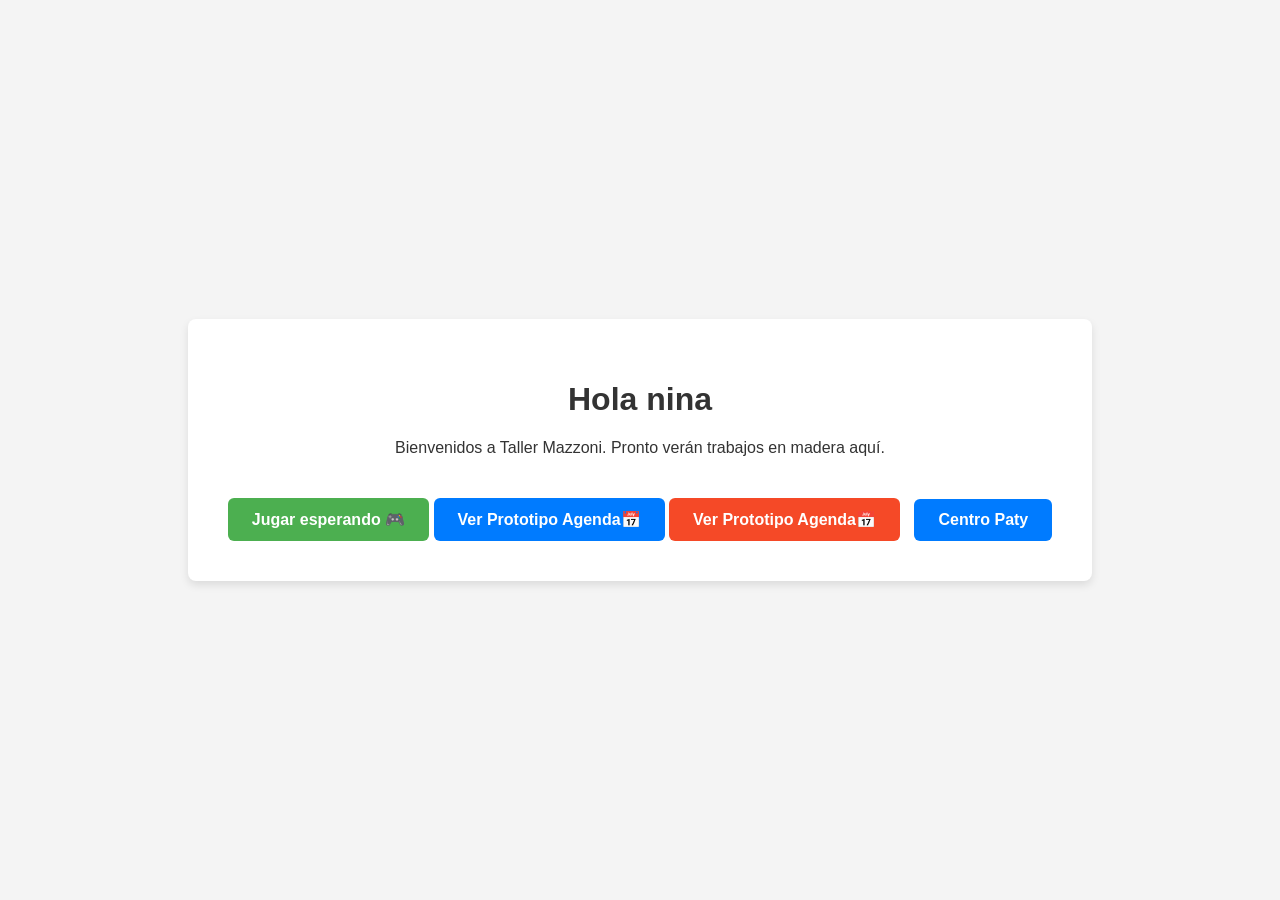
<file: index.html>
<!DOCTYPE html>
<html lang="es">
<head>
    <meta charset="UTF-8">
    <title>Taller Mazzoni</title>
    <style>
        body {
            font-family: Arial, sans-serif;
            display: flex;
            justify-content: center;
            align-items: center;
            height: 100vh;
            margin: 0;
            background-color: #f4f4f4;
            color: #333;
        }
        .mensaje {
            text-align: center;
            padding: 40px;
            background: white;
            border-radius: 8px;
            box-shadow: 0 4px 8px rgba(0,0,0,0.1);
        }
        /* Estilos del nuevo botón */
        .boton-juego {
            display: inline-block;
            margin-top: 25px;
            padding: 12px 24px;
            background-color: #4CAF50;
            color: white;
            text-decoration: none;
            border-radius: 6px;
            font-weight: bold;
            font-size: 16px;
            transition: background-color 0.3s;
        }
        .boton-juego:hover {
            background-color: #45a049;
        }
    </style>
</head>
<body>
    <div class="mensaje">
        <h1>Hola nina</h1>
        <p>Bienvenidos a Taller Mazzoni. Pronto verán trabajos en madera aquí.</p>
        
        
        <a href="juego.html" class="boton-juego">Jugar esperando 🎮</a>
	<a href="piloto_web_gemini/index.html" class="boton-juego" style="background-color: #007bff;">Ver Prototipo Agenda📅</a>

	<a href="piloto_web_claude/index.html" class="boton-juego" style="background-color: #F54927;">Ver Prototipo Agenda📅</a>
		
	<a href="centro_paty/centro_paty.html" class="boton-juego" style="background-color: #007bff; margin-left: 10px;">Centro Paty</a>	


    </div>
</body>
</html>
</file>
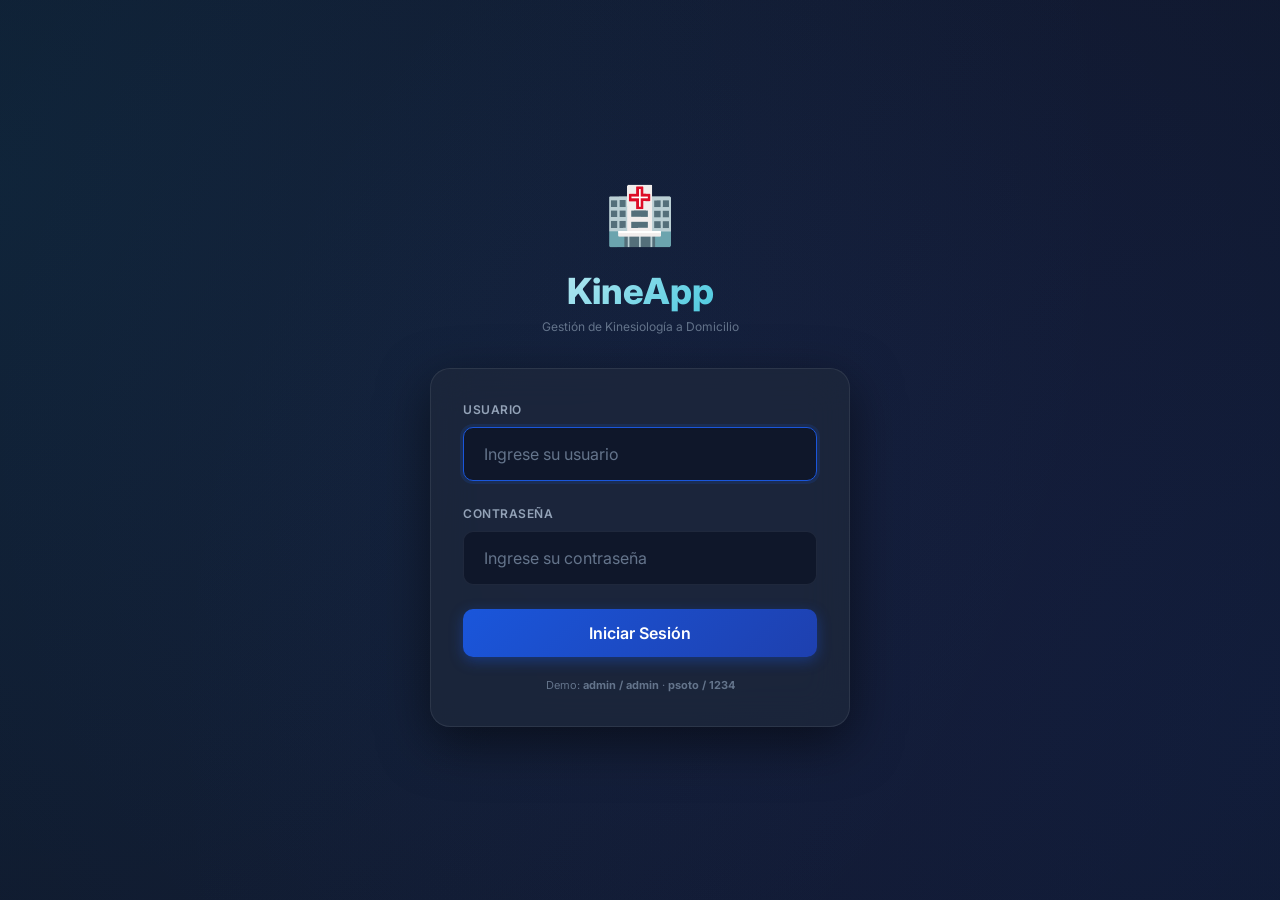
<file: piloto_web/index.html>
<!DOCTYPE html>
<html lang="es">
<head>
    <meta charset="UTF-8">
    <meta name="viewport" content="width=device-width, initial-scale=1.0, maximum-scale=1.0, user-scalable=no">
    <title>KineApp — Gestión de Kinesiología a Domicilio</title>
    <meta name="description" content="Webapp de gestión para empresa de kinesiología a domicilio. Agendamiento, fichas clínicas, calendario y consolidado financiero.">
    <meta name="theme-color" content="#0f172a">
    <meta name="apple-mobile-web-app-capable" content="yes">
    <meta name="apple-mobile-web-app-status-bar-style" content="black-translucent">

    <!-- Google Fonts: Inter -->
    <link rel="preconnect" href="https://fonts.googleapis.com">
    <link rel="preconnect" href="https://fonts.gstatic.com" crossorigin>
    <link href="https://fonts.googleapis.com/css2?family=Inter:wght@300;400;500;600;700;800&display=swap" rel="stylesheet">

    <!-- Stylesheets -->
    <link rel="stylesheet" href="css/variables.css">
    <link rel="stylesheet" href="css/base.css">
    <link rel="stylesheet" href="css/components.css">
    <link rel="stylesheet" href="css/layout.css">
    <link rel="stylesheet" href="css/calendar.css">
    <link rel="stylesheet" href="css/responsive.css">

    <!-- Favicon -->
    <link rel="icon" href="data:image/svg+xml,<svg xmlns='http://www.w3.org/2000/svg' viewBox='0 0 100 100'><text y='.9em' font-size='90'>🏥</text></svg>">
</head>
<body>
    <!-- App Root -->
    <div id="app">
        <!-- Loading State -->
        <div class="login-page">
            <div style="text-align: center;">
                <div class="spinner spinner-lg" style="margin: 0 auto var(--space-4);"></div>
                <p style="color: var(--text-muted);">Cargando KineApp...</p>
            </div>
        </div>
    </div>

    <!-- JavaScript Modules (order matters) -->
    <script src="js/utils.js"></script>
    <script src="js/store.js"></script>
    <script src="js/auth.js"></script>
    <script src="js/sessions.js"></script>
    <script src="js/patients.js"></script>
    <script src="js/kinesiologists.js"></script>
    <script src="js/calendar.js"></script>
    <script src="js/finance.js"></script>
    <script src="js/kinesio-portal.js"></script>
    <script src="js/app.js"></script>
</body>
</html>
</file>
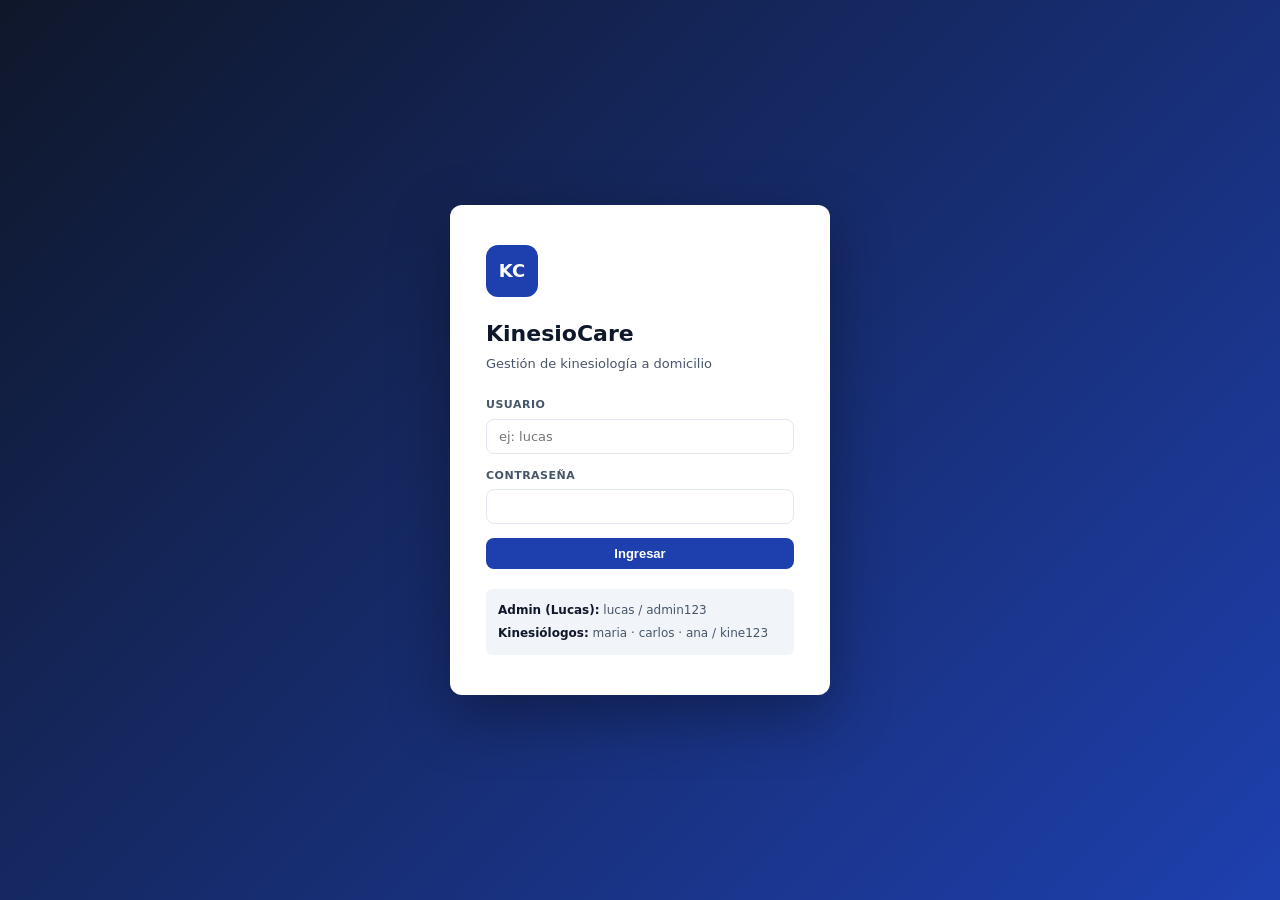
<file: piloto_web_claude/index.html>
<!DOCTYPE html>
<html lang="es">
<head>
  <meta charset="UTF-8">
  <meta name="viewport" content="width=device-width, initial-scale=1.0">
  <title>KinesioCare</title>
  <link rel="stylesheet" href="css/styles.css">
</head>
<body>

<!-- ══════════════ LOGIN ══════════════ -->
<div id="login-screen">
  <div class="login-card">
    <div class="login-logo">KC</div>
    <h1>KinesioCare</h1>
    <p>Gestión de kinesiología a domicilio</p>
    <form id="login-form">
      <div class="form-group">
        <label>Usuario</label>
        <input id="login-user" type="text" placeholder="ej: lucas" autocomplete="username" required>
      </div>
      <div class="form-group">
        <label>Contraseña</label>
        <input id="login-pass" type="password" autocomplete="current-password" required>
      </div>
      <div id="login-error" class="error-msg hidden"></div>
      <button type="submit" class="btn btn-primary btn-full">Ingresar</button>
    </form>
    <div class="login-hint">
      <strong>Admin (Lucas):</strong> lucas / admin123<br>
      <strong>Kinesiólogos:</strong> maria · carlos · ana / kine123
    </div>
  </div>
</div>

<!-- ══════════════ APP SHELL ══════════════ -->
<div id="app-shell" class="hidden">

  <!-- Mobile header -->
  <header class="mobile-header">
    <button id="menu-toggle" class="icon-btn">☰</button>
    <span class="mobile-title">KinesioCare</span>
    <button class="icon-btn" onclick="handleLogout()">↩</button>
  </header>

  <!-- Sidebar -->
  <nav id="sidebar">
    <div class="sidebar-logo">
      <div class="logo-mark">KC</div>
      <span class="logo-text">KinesioCare</span>
    </div>
    <div class="sidebar-user">
      <div class="user-avatar" id="nav-avatar"></div>
      <div>
        <div class="user-name"  id="nav-name"></div>
        <div class="user-role"  id="nav-role"></div>
      </div>
    </div>
    <ul class="nav-list" id="nav-list"></ul>
    <button class="btn-logout" onclick="handleLogout()">↩ &nbsp;Cerrar sesión</button>
  </nav>

  <!-- Mobile overlay -->
  <div id="sidebar-overlay" class="hidden" onclick="closeSidebar()"></div>

  <!-- Main content -->
  <main id="main"></main>

</div>

<!-- ══════════════ MODAL ══════════════ -->
<div id="modal-overlay" class="hidden">
  <div id="modal-box">
    <button class="modal-close" onclick="closeModal()">✕</button>
    <div id="modal-content"></div>
  </div>
</div>

<!-- ══════════════ TOASTS ══════════════ -->
<div id="toast-container"></div>

<script src="js/config.js"></script>
<script src="js/db.js"></script>
<script src="js/auth.js"></script>
<script src="js/app.js"></script>
</body>
</html>
</file>
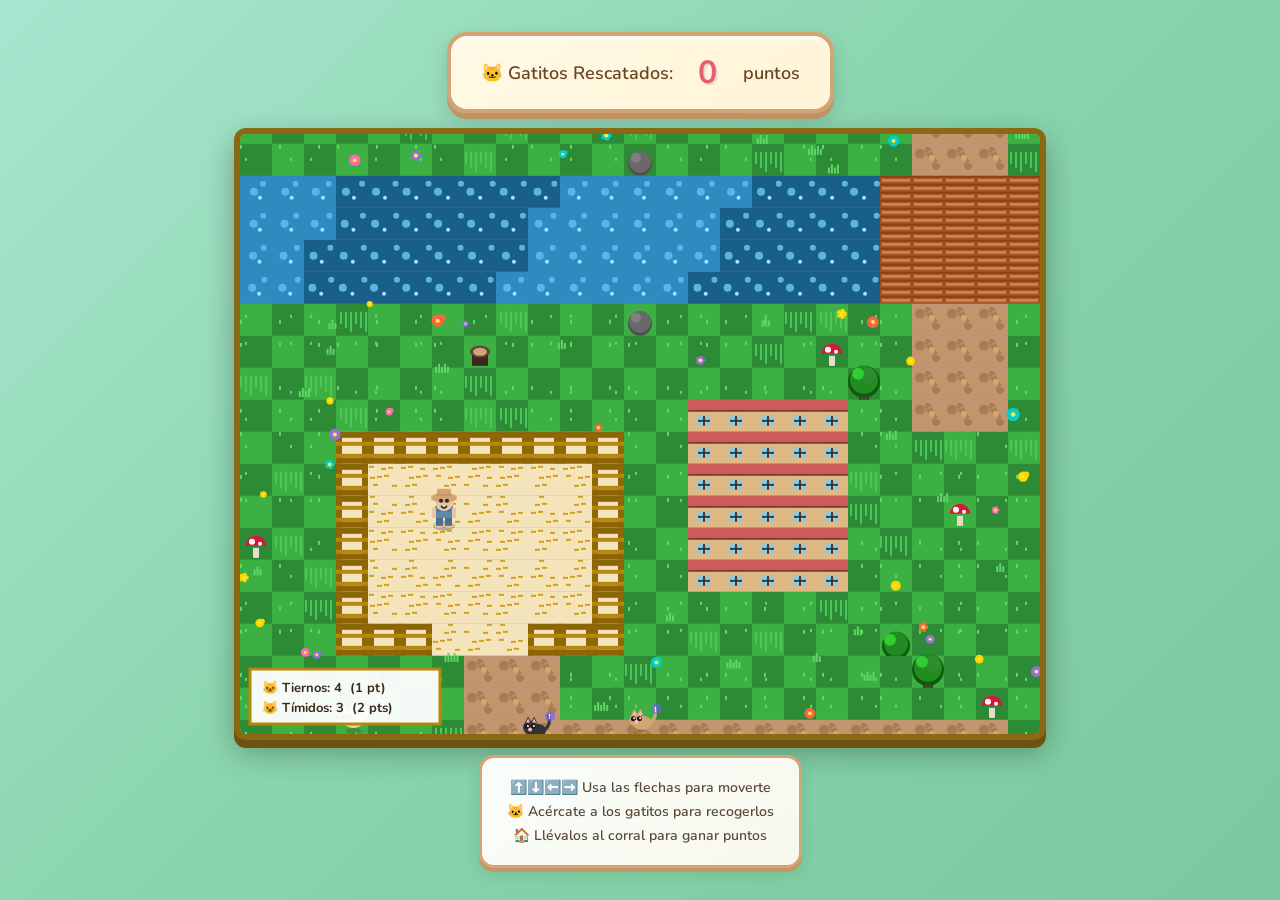
<file: juego.html>
<!DOCTYPE html>
<html lang="es">
<head>
    <meta charset="UTF-8">
    <meta name="viewport" content="width=device-width, initial-scale=1.0">
    <title>🐱 Cat Caretaker - Stage 1</title>
    <link rel="stylesheet" href="styles.css">
</head>
<body>
    <div class="game-container">
        <div class="score-panel">
            <span class="score-label">🐱 Gatitos Rescatados:</span>
            <span id="score">0</span>
            <span class="score-label">puntos</span>
        </div>
        <canvas id="gameCanvas"></canvas>
        <div class="instructions">
            <p>⬆️⬇️⬅️➡️ Usa las flechas para moverte</p>
            <p>🐱 Acércate a los gatitos para recogerlos</p>
            <p>🏠 Llévalos al corral para ganar puntos</p>
        </div>
    </div>
    <script src="game.js"></script>
</body>
</html>
</file>
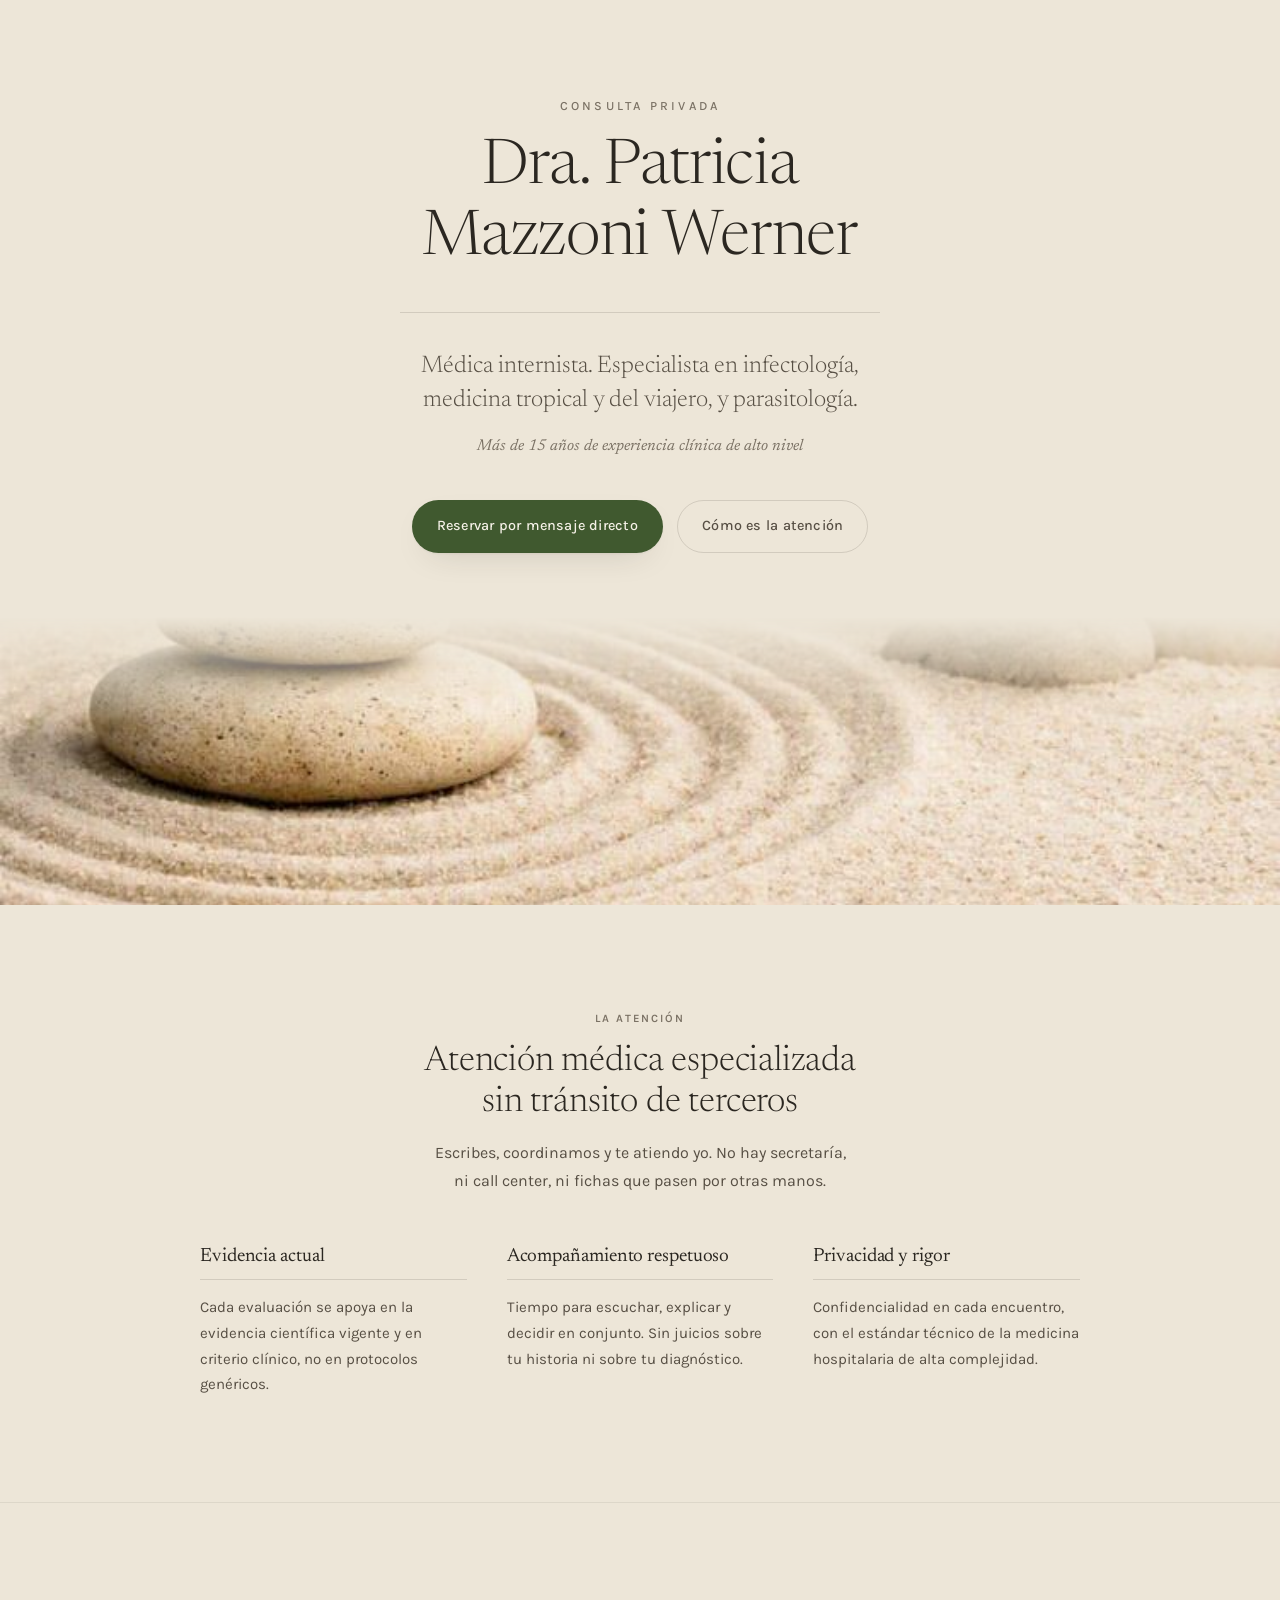
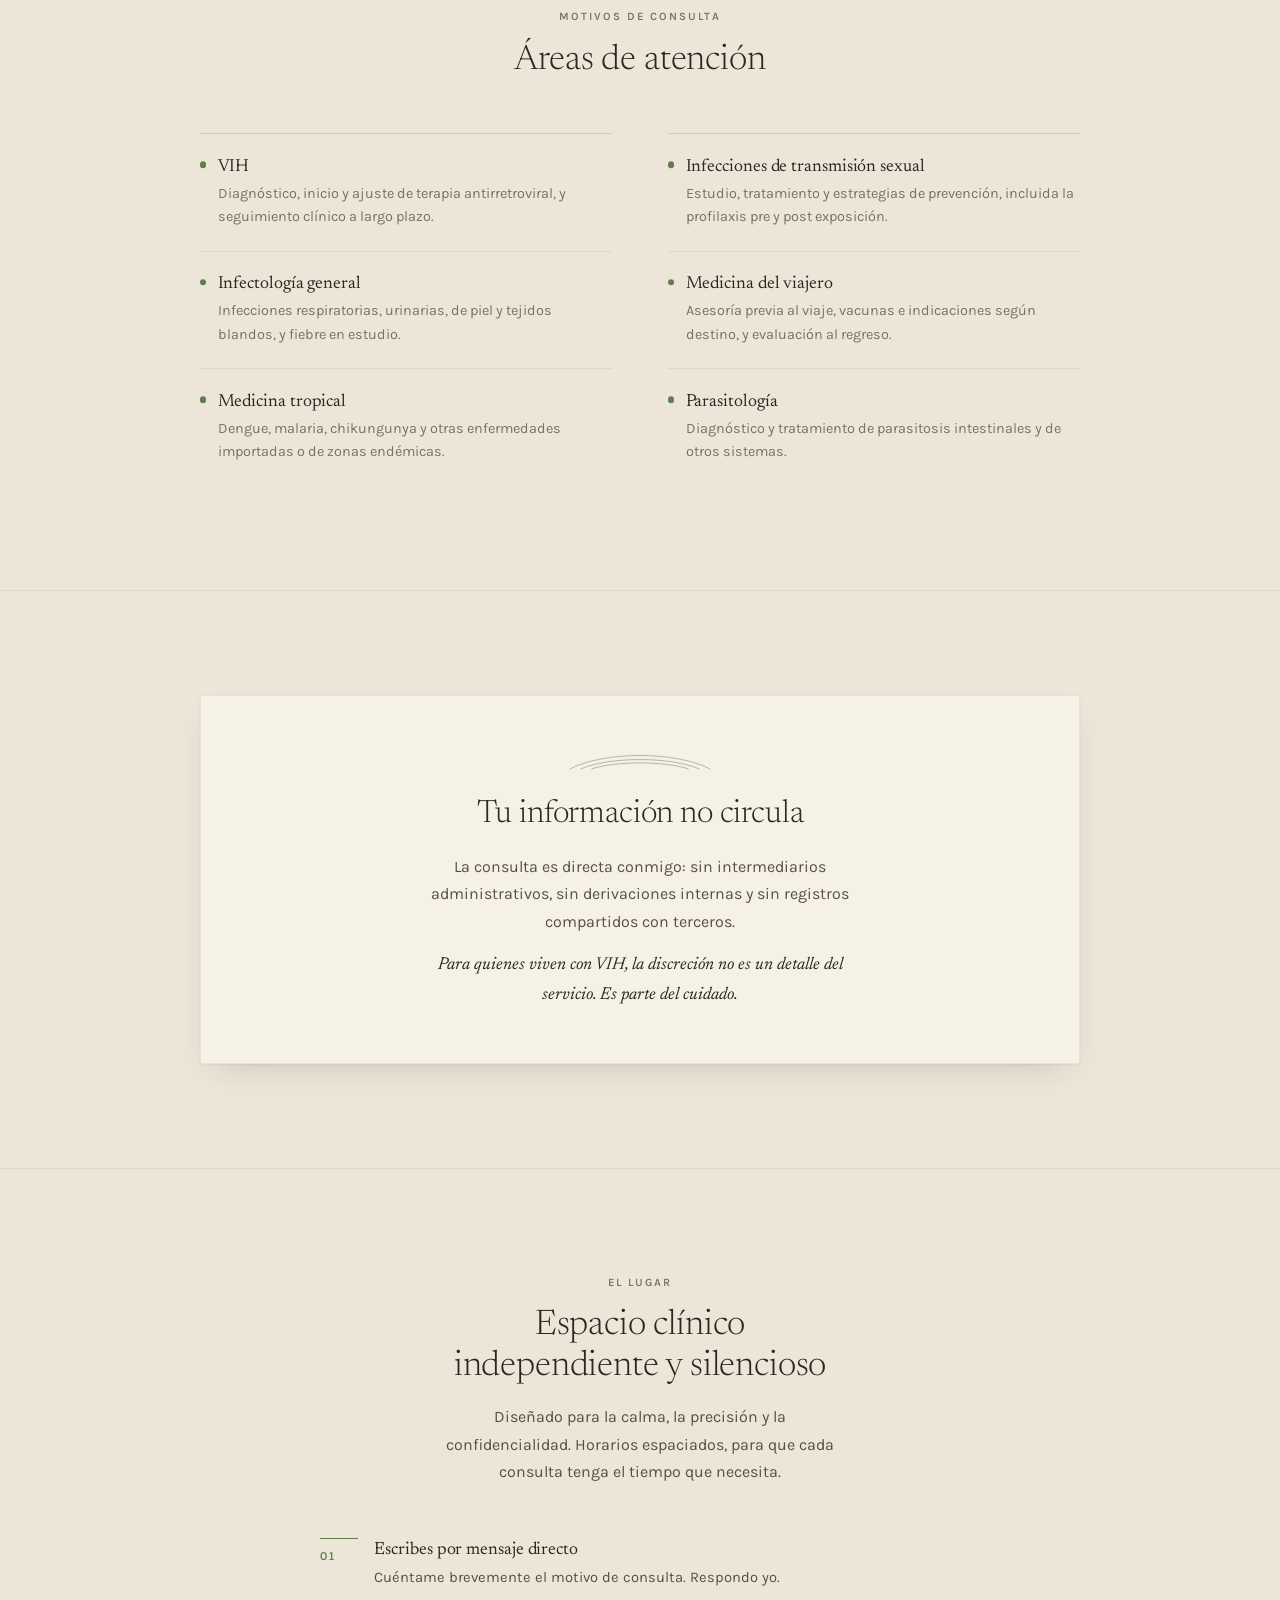
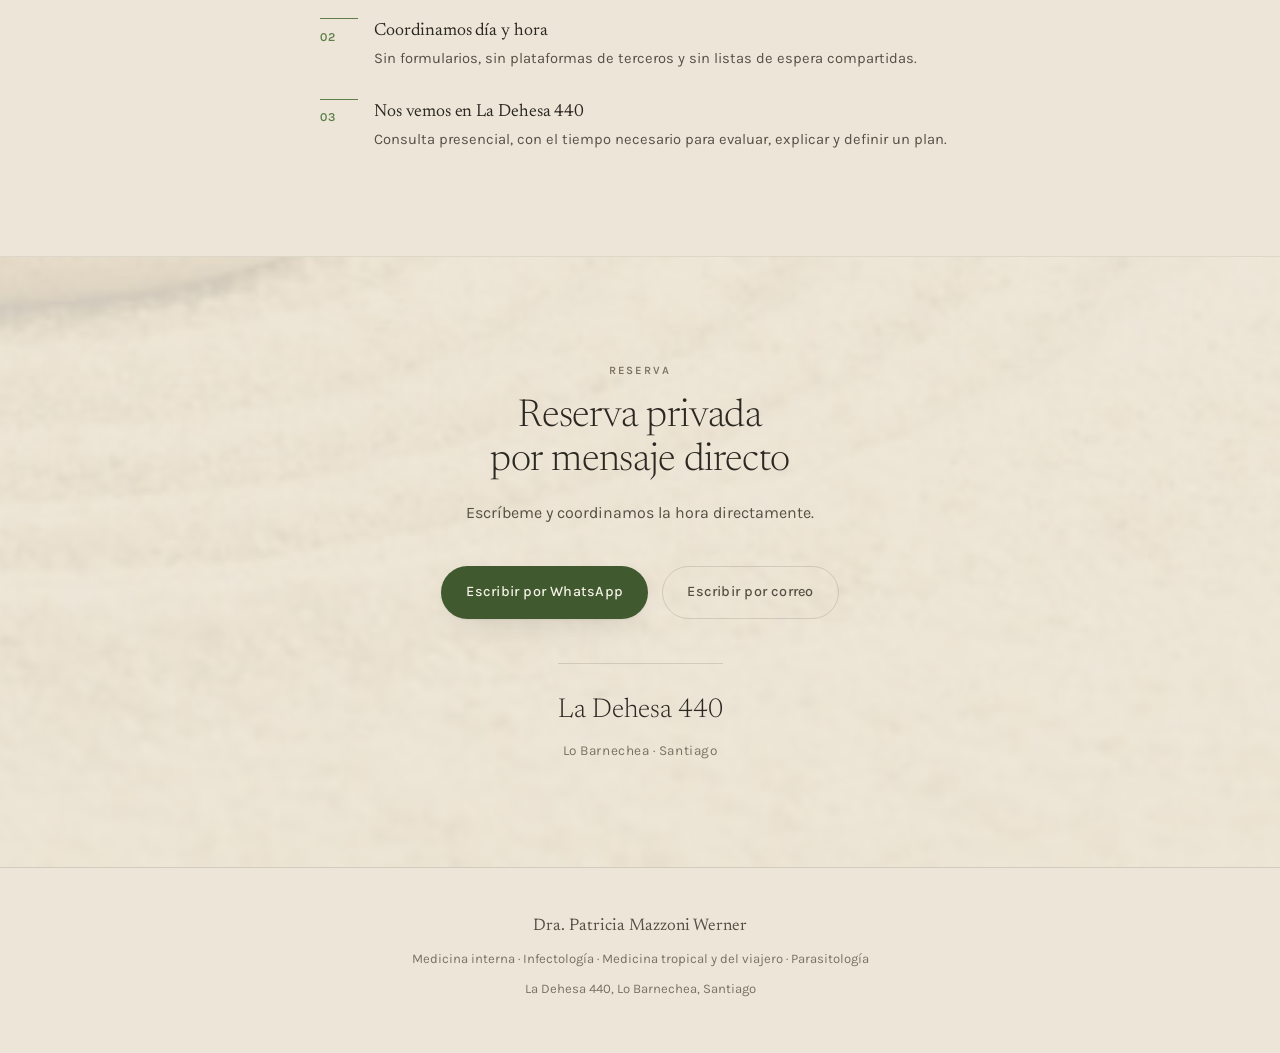
<file: centro_paty/centro_paty.html>
<!doctype html>
<html lang="es">
<head>
<meta charset="utf-8">
<meta name="viewport" content="width=device-width, initial-scale=1">
<title>Dra. Patricia Mazzoni Werner</title>
<meta name="description" content="Consulta privada de infectología, medicina tropical y del viajero en La Dehesa 440. Atención médica especializada sin tránsito de terceros.">
<link rel="preconnect" href="https://fonts.googleapis.com">
<link rel="preconnect" href="https://fonts.gstatic.com" crossorigin>
<link rel="stylesheet" href="https://fonts.googleapis.com/css2?family=Newsreader:ital,opsz,wght@0,6..72,200..600;1,6..72,200..400&family=Karla:wght@300;400;500;600&display=swap">

<style>
  /* ── Tokens ───────────────────────────────────────────────
     Light is the base; dark redefines only the values.
     Palette taken from the flyer: raked sand, river stone, bamboo. */
  :root {
    --sand:        #EDE6D8;
    --panel:       #F5F1E7;
    --ink:         #2B2721;
    --ink-soft:    #574F44;
    --ink-mute:    #7A7164;
    --rule:        rgba(43, 39, 33, 0.14);
    --rule-soft:   rgba(43, 39, 33, 0.08);
    --bamboo:      #5F7F4A;
    --bamboo-ink:  #40592F;
    --on-bamboo:   #F5F1E7;
    --scrim:       rgba(237, 230, 216, 0.88);
    --img-filter:  none;
    --shadow:      0 1px 2px rgba(43,39,33,.05), 0 12px 34px -18px rgba(43,39,33,.28);

    --zen:     url("[data-uri]");
    --sandtex: url("[data-uri]");

    --measure: 34rem;
    --pad: clamp(1.25rem, 5vw, 2.5rem);
    --gap-sec: clamp(3.5rem, 9vw, 6.5rem);
  }

  @media (prefers-color-scheme: dark) {
    :root:not([data-theme="light"]) {
      --sand:       #14130F;
      --panel:      #1E1B16;
      --ink:        #EDE6D7;
      --ink-soft:   #C3BAA9;
      --ink-mute:   #948B7C;
      --rule:       rgba(237, 230, 215, 0.16);
      --rule-soft:  rgba(237, 230, 215, 0.08);
      --bamboo:     #9BB87E;
      --bamboo-ink: #B6CE9B;
      --on-bamboo:  #14130F;
      --scrim:      rgba(20, 19, 15, 0.90);
      --img-filter: brightness(0.72) saturate(0.8);
      --shadow:     0 1px 2px rgba(0,0,0,.35), 0 14px 40px -20px rgba(0,0,0,.7);
    }
  }

  :root[data-theme="dark"] {
    --sand:       #14130F;
    --panel:      #1E1B16;
    --ink:        #EDE6D7;
    --ink-soft:   #C3BAA9;
    --ink-mute:   #948B7C;
    --rule:       rgba(237, 230, 215, 0.16);
    --rule-soft:  rgba(237, 230, 215, 0.08);
    --bamboo:     #9BB87E;
    --bamboo-ink: #B6CE9B;
    --on-bamboo:  #14130F;
    --scrim:      rgba(20, 19, 15, 0.90);
    --img-filter: brightness(0.72) saturate(0.8);
    --shadow:     0 1px 2px rgba(0,0,0,.35), 0 14px 40px -20px rgba(0,0,0,.7);
  }

  /* ── Base ─────────────────────────────────────────────── */
  * { box-sizing: border-box; }

  html { scroll-behavior: smooth; }

  body {
    margin: 0;
    background: var(--sand);
    color: var(--ink);
    font-family: "Karla", "Segoe UI", system-ui, sans-serif;
    font-size: 1rem;
    line-height: 1.72;
    -webkit-font-smoothing: antialiased;
    overflow-x: hidden;
  }

  h1, h2, h3 {
    font-family: "Newsreader", Georgia, "Times New Roman", serif;
    font-weight: 300;
    line-height: 1.15;
    letter-spacing: -0.005em;
    text-wrap: balance;
    margin: 0;
  }

  p { margin: 0; }
  a { color: inherit; }

  :focus-visible {
    outline: 2px solid var(--bamboo);
    outline-offset: 3px;
    border-radius: 2px;
  }

  .wrap {
    width: 100%;
    max-width: 60rem;
    margin-inline: auto;
    padding-inline: var(--pad);
  }

  .col { max-width: var(--measure); margin-inline: auto; }

  .label {
    font-size: 0.7rem;
    font-weight: 600;
    letter-spacing: 0.18em;
    text-transform: uppercase;
    color: var(--ink-mute);
    margin: 0;
  }

  /* ── Raked-sand arcs ──────────────────────────────────── */
  .rake {
    display: block;
    width: min(9rem, 40vw);
    height: 1.5rem;
    margin-inline: auto;
    color: var(--ink);
    opacity: 0.3;
  }
  .rake path { fill: none; stroke: currentColor; stroke-width: 1; vector-effect: non-scaling-stroke; }

  /* ── Hero ─────────────────────────────────────────────── */
  .hero {
    padding-top: clamp(3.5rem, 11vh, 6.5rem);
    text-align: center;
  }

  .hero h1 { font-size: clamp(2.2rem, 7vw, 3.9rem); }
  .hero h1 .pre {
    display: block;
    font-family: "Karla", system-ui, sans-serif;
    font-size: 0.2em;
    font-weight: 500;
    letter-spacing: 0.26em;
    text-transform: uppercase;
    color: var(--ink-mute);
    margin-bottom: 1.2rem;
  }

  .hero-rule {
    border: 0;
    border-top: 1px solid var(--rule);
    margin: clamp(1.5rem, 4vw, 2.25rem) auto;
    width: min(30rem, 100%);
  }

  .specialties {
    font-family: "Newsreader", Georgia, serif;
    font-size: clamp(1.1rem, 2.9vw, 1.5rem);
    font-weight: 300;
    line-height: 1.42;
    color: var(--ink-soft);
    max-width: 30rem;
    margin-inline: auto;
    text-wrap: balance;
  }

  .years {
    font-family: "Newsreader", Georgia, serif;
    font-style: italic;
    font-size: 0.98rem;
    color: var(--ink-mute);
    margin-top: 1rem;
  }

  .cta-row {
    display: flex;
    flex-wrap: wrap;
    gap: 0.9rem;
    justify-content: center;
    margin-top: clamp(1.75rem, 4vw, 2.5rem);
  }

  .btn {
    display: inline-flex;
    align-items: center;
    padding: 0.8rem 1.5rem;
    border-radius: 999px;
    font-size: 0.9rem;
    font-weight: 500;
    letter-spacing: 0.015em;
    text-decoration: none;
    border: 1px solid transparent;
    transition: background-color .25s ease, color .25s ease, border-color .25s ease, transform .25s ease;
  }
  .btn-solid {
    background: var(--bamboo-ink);
    color: var(--on-bamboo);
    box-shadow: var(--shadow);
  }
  .btn-solid:hover { background: var(--bamboo); transform: translateY(-1px); }
  .btn-ghost { border-color: var(--rule); color: var(--ink-soft); }
  .btn-ghost:hover { border-color: var(--ink-mute); color: var(--ink); }

  /* ── Zen band: a crop of the flyer photograph ──────────── */
  .band {
    margin-top: clamp(2.5rem, 7vw, 4rem);
    height: clamp(190px, 32vh, 330px);
    background-image: var(--zen);
    background-size: cover;
    background-position: 50% 42%;
    filter: var(--img-filter);
    -webkit-mask-image: linear-gradient(to bottom, transparent 0%, #000 36%, #000 100%);
    mask-image: linear-gradient(to bottom, transparent 0%, #000 36%, #000 100%);
  }

  /* ── Sections ─────────────────────────────────────────── */
  section { padding-block: var(--gap-sec); }
  .divided { border-top: 1px solid var(--rule-soft); }

  .sec-head { text-align: center; margin-bottom: clamp(2.25rem, 5vw, 3.25rem); }
  .sec-head h2 {
    font-size: clamp(1.55rem, 4vw, 2.2rem);
    margin-top: 0.9rem;
    max-width: 24ch;
    margin-inline: auto;
  }
  .sec-head .sub {
    margin-top: 1rem;
    color: var(--ink-soft);
    max-width: 42ch;
    margin-inline: auto;
    text-wrap: pretty;
  }

  .pillars {
    display: grid;
    gap: clamp(1.75rem, 4vw, 2.5rem);
    grid-template-columns: repeat(auto-fit, minmax(15rem, 1fr));
  }
  .pillar h3 {
    font-size: 1.2rem;
    font-weight: 400;
    padding-bottom: 0.7rem;
    border-bottom: 1px solid var(--rule);
    margin-bottom: 0.9rem;
  }
  .pillar p { color: var(--ink-soft); font-size: 0.94rem; }

  .areas { display: grid; grid-template-columns: repeat(auto-fit, minmax(17rem, 1fr)); }
  .area { padding: 1.4rem 0; border-top: 1px solid var(--rule-soft); }
  .area:first-child { border-top-color: var(--rule); }
  @media (min-width: 42rem) {
    .areas { column-gap: clamp(2rem, 5vw, 3.5rem); }
    .area:nth-child(2) { border-top-color: var(--rule); }
  }
  .area h3 {
    font-size: 1.1rem;
    font-weight: 400;
    display: flex;
    align-items: baseline;
    gap: 0.7rem;
  }
  .area h3::before {
    content: "";
    flex: none;
    width: 0.4rem;
    height: 0.4rem;
    border-radius: 50%;
    background: var(--bamboo);
    transform: translateY(-0.15em);
  }
  .area p {
    color: var(--ink-mute);
    font-size: 0.9rem;
    line-height: 1.62;
    margin-top: 0.3rem;
    padding-left: 1.1rem;
  }

  .quiet {
    background: var(--panel);
    border: 1px solid var(--rule-soft);
    padding: clamp(2rem, 5vw, 3.25rem);
    box-shadow: var(--shadow);
    text-align: center;
  }
  .quiet h2 { font-size: clamp(1.5rem, 3.6vw, 2rem); margin: 1.5rem auto 1.25rem; max-width: 20ch; }
  .quiet p { color: var(--ink-soft); max-width: 46ch; margin-inline: auto; }
  .quiet p + p { margin-top: 1rem; }
  .quiet .em {
    font-family: "Newsreader", Georgia, serif;
    font-style: italic;
    font-size: 1.08rem;
    color: var(--ink);
  }

  /* Pasos — a real sequence, so it carries numbers */
  .steps {
    display: grid;
    gap: 1.75rem;
    counter-reset: step;
    max-width: 40rem;
    margin-inline: auto;
  }
  .step { display: grid; grid-template-columns: 2.4rem 1fr; gap: 1rem; align-items: start; }
  .step::before {
    counter-increment: step;
    content: counter(step, decimal-leading-zero);
    font-size: 0.76rem;
    font-weight: 600;
    letter-spacing: 0.08em;
    color: var(--bamboo);
    font-variant-numeric: tabular-nums;
    padding-top: 0.45rem;
    border-top: 1px solid var(--bamboo);
  }
  .step h3 { font-size: 1.1rem; font-weight: 400; padding-top: 0.15rem; }
  .step p { color: var(--ink-soft); font-size: 0.92rem; margin-top: 0.3rem; }

  /* Reserva — sand-textured close, echoing the flyer */
  .reserva {
    position: relative;
    isolation: isolate;
    text-align: center;
    border-top: 1px solid var(--rule-soft);
  }
  .reserva::before {
    content: "";
    position: absolute;
    inset: 0;
    z-index: -2;
    background-image: var(--sandtex);
    background-size: cover;
    background-position: 50% 60%;
    filter: var(--img-filter);
  }
  .reserva::after {
    content: "";
    position: absolute;
    inset: 0;
    z-index: -1;
    background: var(--scrim);
  }
  .reserva h2 { font-size: clamp(1.7rem, 4.4vw, 2.4rem); margin-top: 0.9rem; }
  .reserva .sub { margin-top: 1rem; color: var(--ink-soft); }

  .addr {
    display: inline-flex;
    flex-direction: column;
    gap: 0.3rem;
    margin-top: clamp(2rem, 5vw, 2.75rem);
    padding-top: 1.5rem;
    border-top: 1px solid var(--rule);
  }
  .addr .street {
    font-family: "Newsreader", Georgia, serif;
    font-size: clamp(1.3rem, 3.4vw, 1.7rem);
    font-weight: 300;
  }
  .addr .city { font-size: 0.85rem; color: var(--ink-mute); letter-spacing: 0.04em; }

  footer {
    border-top: 1px solid var(--rule);
    padding-block: 2.75rem 3.25rem;
    text-align: center;
    color: var(--ink-mute);
    font-size: 0.82rem;
  }
  footer .name {
    display: block;
    font-family: "Newsreader", Georgia, serif;
    font-size: 1.05rem;
    color: var(--ink-soft);
    margin-bottom: 0.45rem;
  }
  footer p + p { margin-top: 0.5rem; }

  /* ── Motion ───────────────────────────────────────────── */
  .rise { opacity: 0; transform: translateY(14px); }
  .rise.in {
    opacity: 1;
    transform: none;
    transition: opacity .9s cubic-bezier(.22,.61,.36,1), transform .9s cubic-bezier(.22,.61,.36,1);
  }
  .hero .rise.in {
    transition: opacity 1.1s cubic-bezier(.22,.61,.36,1), transform 1.1s cubic-bezier(.22,.61,.36,1);
  }

  @media (prefers-reduced-motion: reduce) {
    html { scroll-behavior: auto; }
    .rise, .rise.in { opacity: 1; transform: none; transition: none; }
    .btn:hover { transform: none; }
  }
</style>

</head>
<body>

<header class="hero">
  <div class="wrap">
    <h1 class="rise" style="transition-delay:.05s">
      <span class="pre">Consulta privada</span>
      Dra. Patricia<br>Mazzoni Werner
    </h1>

    <hr class="hero-rule rise" style="transition-delay:.2s">

    <p class="specialties rise" style="transition-delay:.3s">
      Médica internista. Especialista en infectología,
      medicina tropical y del viajero, y parasitología.
    </p>
    <p class="years rise" style="transition-delay:.4s">
      Más de 15 años de experiencia clínica de alto nivel
    </p>

    <div class="cta-row rise" style="transition-delay:.5s">
      <a class="btn btn-solid" href="#reservar">Reservar por mensaje directo</a>
      <a class="btn btn-ghost" href="#atencion">Cómo es la atención</a>
    </div>
  </div>
</header>

<div class="band" role="presentation" aria-hidden="true"></div>

<main>
  <section id="atencion">
    <div class="wrap">
      <div class="sec-head">
        <p class="label rise">La atención</p>
        <h2 class="rise" style="transition-delay:.08s">Atención médica especializada sin tránsito de terceros</h2>
        <p class="sub rise" style="transition-delay:.16s">
          Escribes, coordinamos y te atiendo yo. No hay secretaría, ni call center,
          ni fichas que pasen por otras manos.
        </p>
      </div>

      <div class="pillars">
        <article class="pillar rise">
          <h3>Evidencia actual</h3>
          <p>Cada evaluación se apoya en la evidencia científica vigente y en criterio clínico, no en protocolos genéricos.</p>
        </article>
        <article class="pillar rise" style="transition-delay:.1s">
          <h3>Acompañamiento respetuoso</h3>
          <p>Tiempo para escuchar, explicar y decidir en conjunto. Sin juicios sobre tu historia ni sobre tu diagnóstico.</p>
        </article>
        <article class="pillar rise" style="transition-delay:.2s">
          <h3>Privacidad y rigor</h3>
          <p>Confidencialidad en cada encuentro, con el estándar técnico de la medicina hospitalaria de alta complejidad.</p>
        </article>
      </div>
    </div>
  </section>

  <section class="divided" id="areas">
    <div class="wrap">
      <div class="sec-head">
        <p class="label rise">Motivos de consulta</p>
        <h2 class="rise" style="transition-delay:.08s">Áreas de atención</h2>
      </div>

      <div class="areas">
        <article class="area rise">
          <h3>VIH</h3>
          <p>Diagnóstico, inicio y ajuste de terapia antirretroviral, y seguimiento clínico a largo plazo.</p>
        </article>
        <article class="area rise" style="transition-delay:.06s">
          <h3>Infecciones de transmisión sexual</h3>
          <p>Estudio, tratamiento y estrategias de prevención, incluida la profilaxis pre y post exposición.</p>
        </article>
        <article class="area rise" style="transition-delay:.12s">
          <h3>Infectología general</h3>
          <p>Infecciones respiratorias, urinarias, de piel y tejidos blandos, y fiebre en estudio.</p>
        </article>
        <article class="area rise" style="transition-delay:.18s">
          <h3>Medicina del viajero</h3>
          <p>Asesoría previa al viaje, vacunas e indicaciones según destino, y evaluación al regreso.</p>
        </article>
        <article class="area rise" style="transition-delay:.24s">
          <h3>Medicina tropical</h3>
          <p>Dengue, malaria, chikungunya y otras enfermedades importadas o de zonas endémicas.</p>
        </article>
        <article class="area rise" style="transition-delay:.3s">
          <h3>Parasitología</h3>
          <p>Diagnóstico y tratamiento de parasitosis intestinales y de otros sistemas.</p>
        </article>
      </div>
    </div>
  </section>

  <section class="divided" id="confidencialidad">
    <div class="wrap">
      <div class="quiet rise">
        <svg class="rake" viewBox="0 0 160 24" aria-hidden="true">
          <path d="M2 22 C 40 2, 120 2, 158 22" />
          <path d="M14 22 C 46 8, 114 8, 146 22" />
          <path d="M26 22 C 52 13, 108 13, 134 22" />
        </svg>
        <h2>Tu información no circula</h2>
        <p>
          La consulta es directa conmigo: sin intermediarios administrativos,
          sin derivaciones internas y sin registros compartidos con terceros.
        </p>
        <p class="em">
          Para quienes viven con VIH, la discreción no es un detalle del servicio.
          Es parte del cuidado.
        </p>
      </div>
    </div>
  </section>

  <section class="divided" id="espacio">
    <div class="wrap">
      <div class="sec-head">
        <p class="label rise">El lugar</p>
        <h2 class="rise" style="transition-delay:.08s">Espacio clínico independiente y silencioso</h2>
        <p class="sub rise" style="transition-delay:.16s">
          Diseñado para la calma, la precisión y la confidencialidad. Horarios espaciados,
          para que cada consulta tenga el tiempo que necesita.
        </p>
      </div>

      <div class="steps">
        <article class="step rise">
          <div>
            <h3>Escribes por mensaje directo</h3>
            <p>Cuéntame brevemente el motivo de consulta. Respondo yo.</p>
          </div>
        </article>
        <article class="step rise" style="transition-delay:.1s">
          <div>
            <h3>Coordinamos día y hora</h3>
            <p>Sin formularios, sin plataformas de terceros y sin listas de espera compartidas.</p>
          </div>
        </article>
        <article class="step rise" style="transition-delay:.2s">
          <div>
            <h3>Nos vemos en La Dehesa 440</h3>
            <p>Consulta presencial, con el tiempo necesario para evaluar, explicar y definir un plan.</p>
          </div>
        </article>
      </div>
    </div>
  </section>

  <section class="reserva" id="reservar">
    <div class="wrap col">
      <p class="label rise">Reserva</p>
      <h2 class="rise" style="transition-delay:.08s">Reserva privada por mensaje directo</h2>
      <p class="sub rise" style="transition-delay:.16s">
        Escríbeme y coordinamos la hora directamente.
      </p>

      <div class="cta-row rise" style="transition-delay:.24s">
        <!-- REEMPLAZAR: número de WhatsApp y correo reales -->
        <a class="btn btn-solid" href="https://wa.me/56900000000">Escribir por WhatsApp</a>
        <a class="btn btn-ghost" href="mailto:contacto@ejemplo.cl">Escribir por correo</a>
      </div>

      <div class="addr rise" style="transition-delay:.32s">
        <span class="street">La Dehesa 440</span>
        <span class="city">Lo Barnechea · Santiago</span>
      </div>
    </div>
  </section>
</main>

<footer>
  <div class="wrap">
    <span class="name">Dra. Patricia Mazzoni Werner</span>
    <p>Medicina interna · Infectología · Medicina tropical y del viajero · Parasitología</p>
    <p>La Dehesa 440, Lo Barnechea, Santiago</p>
  </div>
</footer>

<script>
  (function () {
    var targets = document.querySelectorAll(".rise");
    var reduce = window.matchMedia("(prefers-reduced-motion: reduce)").matches;

    if (reduce || !("IntersectionObserver" in window)) {
      targets.forEach(function (el) { el.classList.add("in"); });
      return;
    }

    var io = new IntersectionObserver(function (entries) {
      entries.forEach(function (entry) {
        if (entry.isIntersecting) {
          entry.target.classList.add("in");
          io.unobserve(entry.target);
        }
      });
    }, { rootMargin: "0px 0px -8% 0px", threshold: 0.05 });

    targets.forEach(function (el) { io.observe(el); });

    // El hero aparece al cargar, no al hacer scroll.
    requestAnimationFrame(function () {
      document.querySelectorAll(".hero .rise").forEach(function (el) {
        el.classList.add("in");
        io.unobserve(el);
      });
    });
  })();
</script>

</body>
</html>
</file>
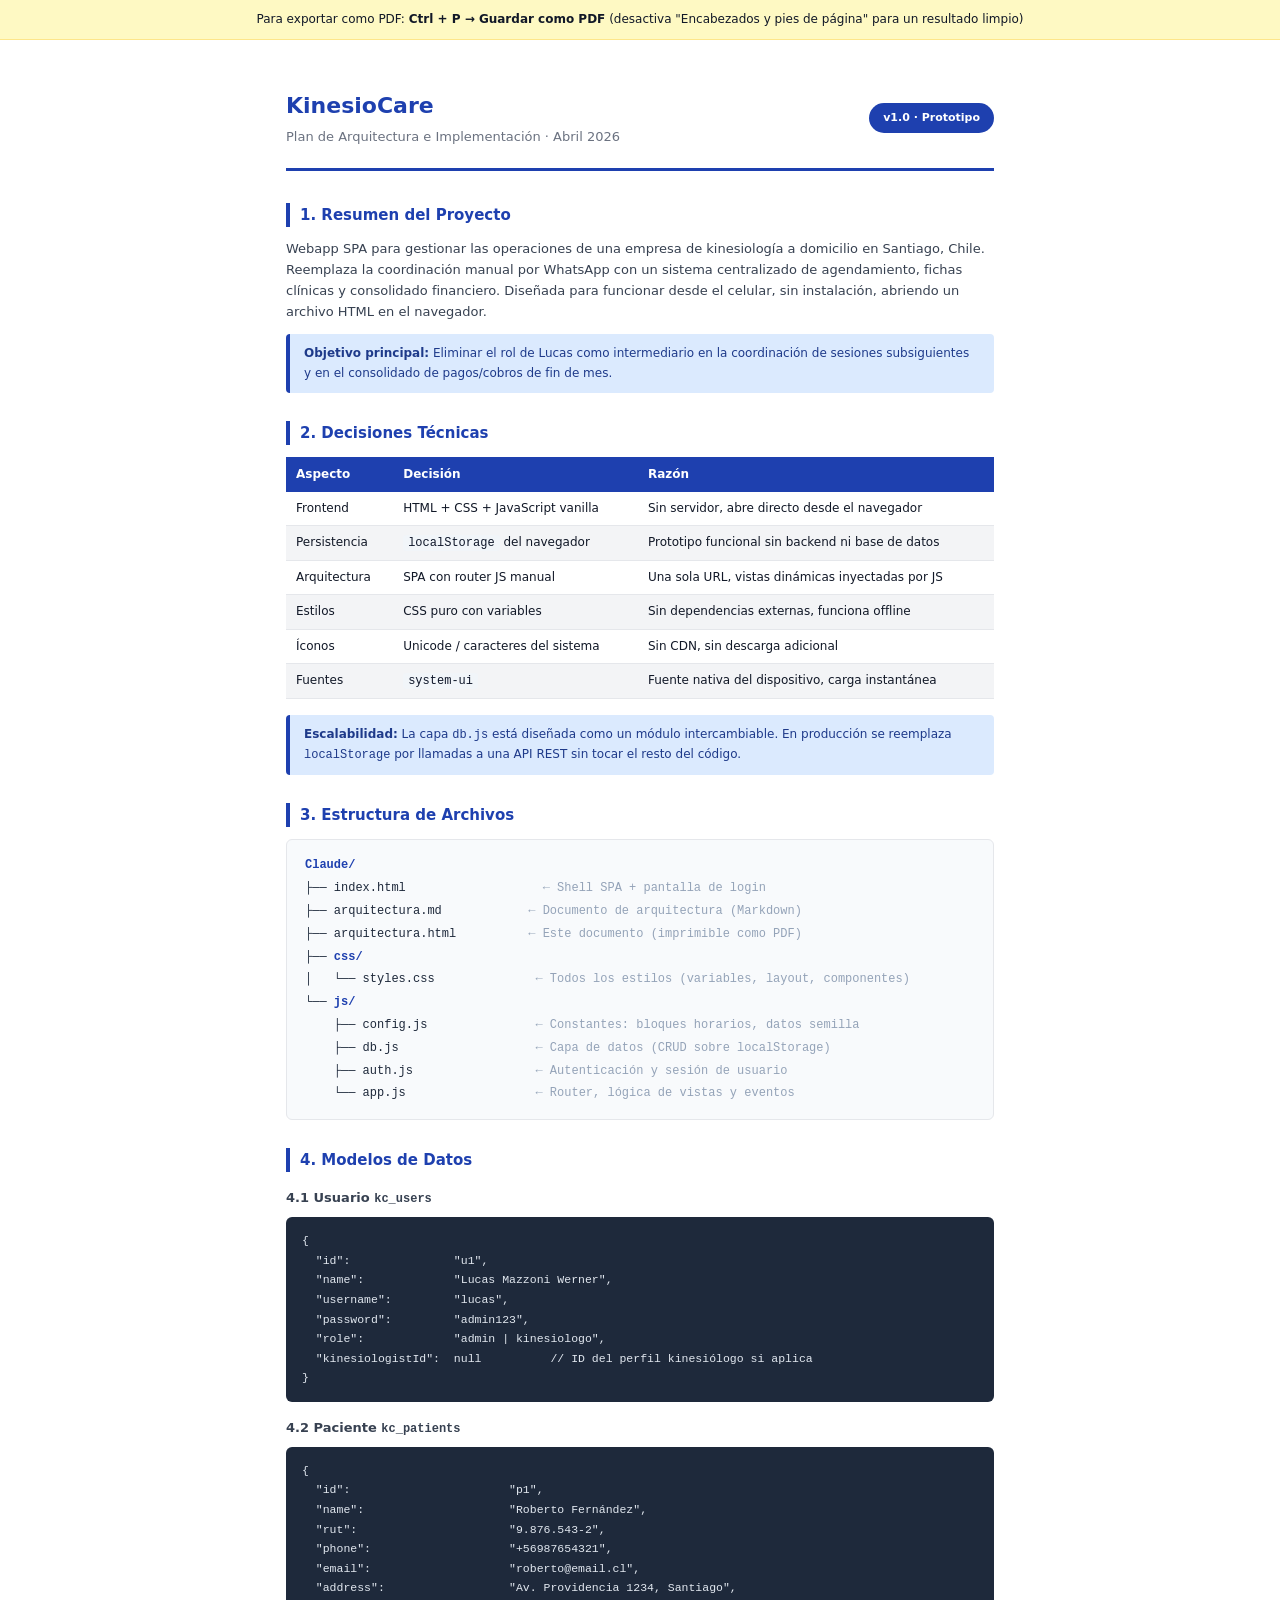
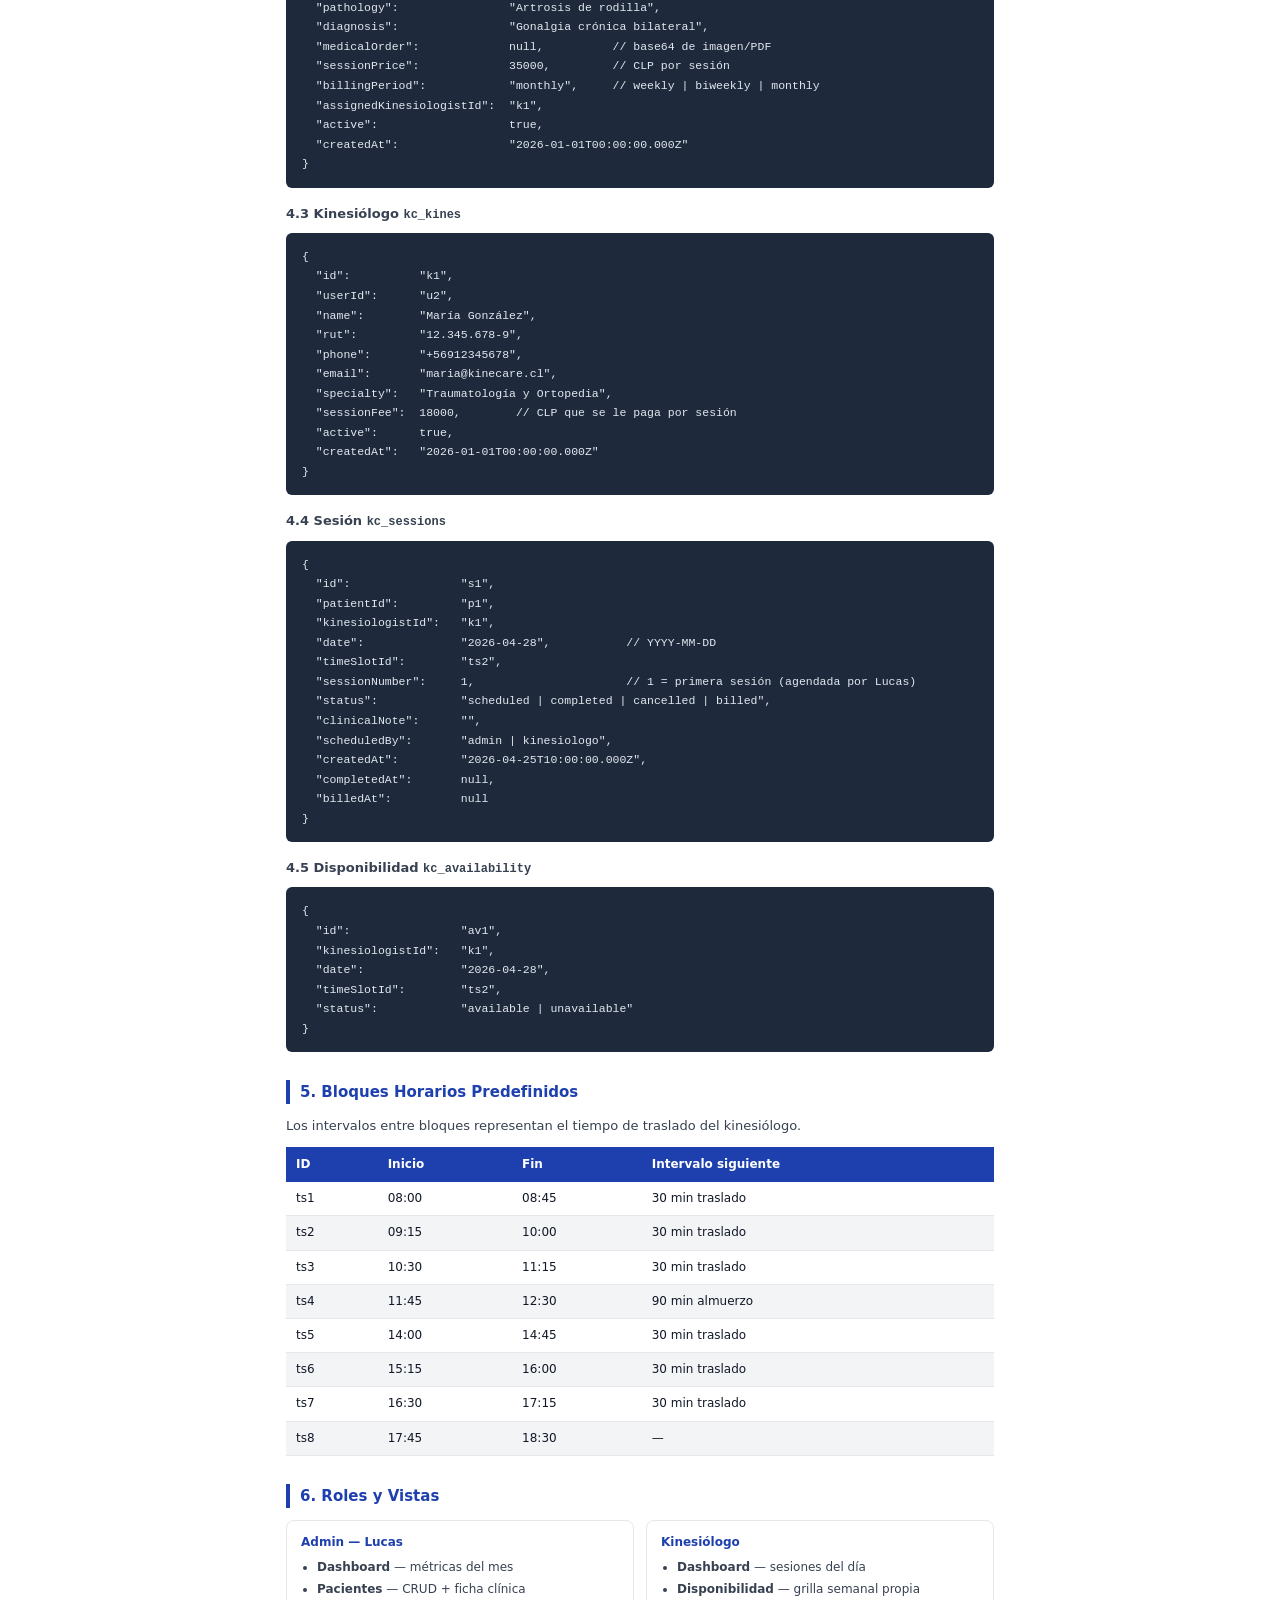
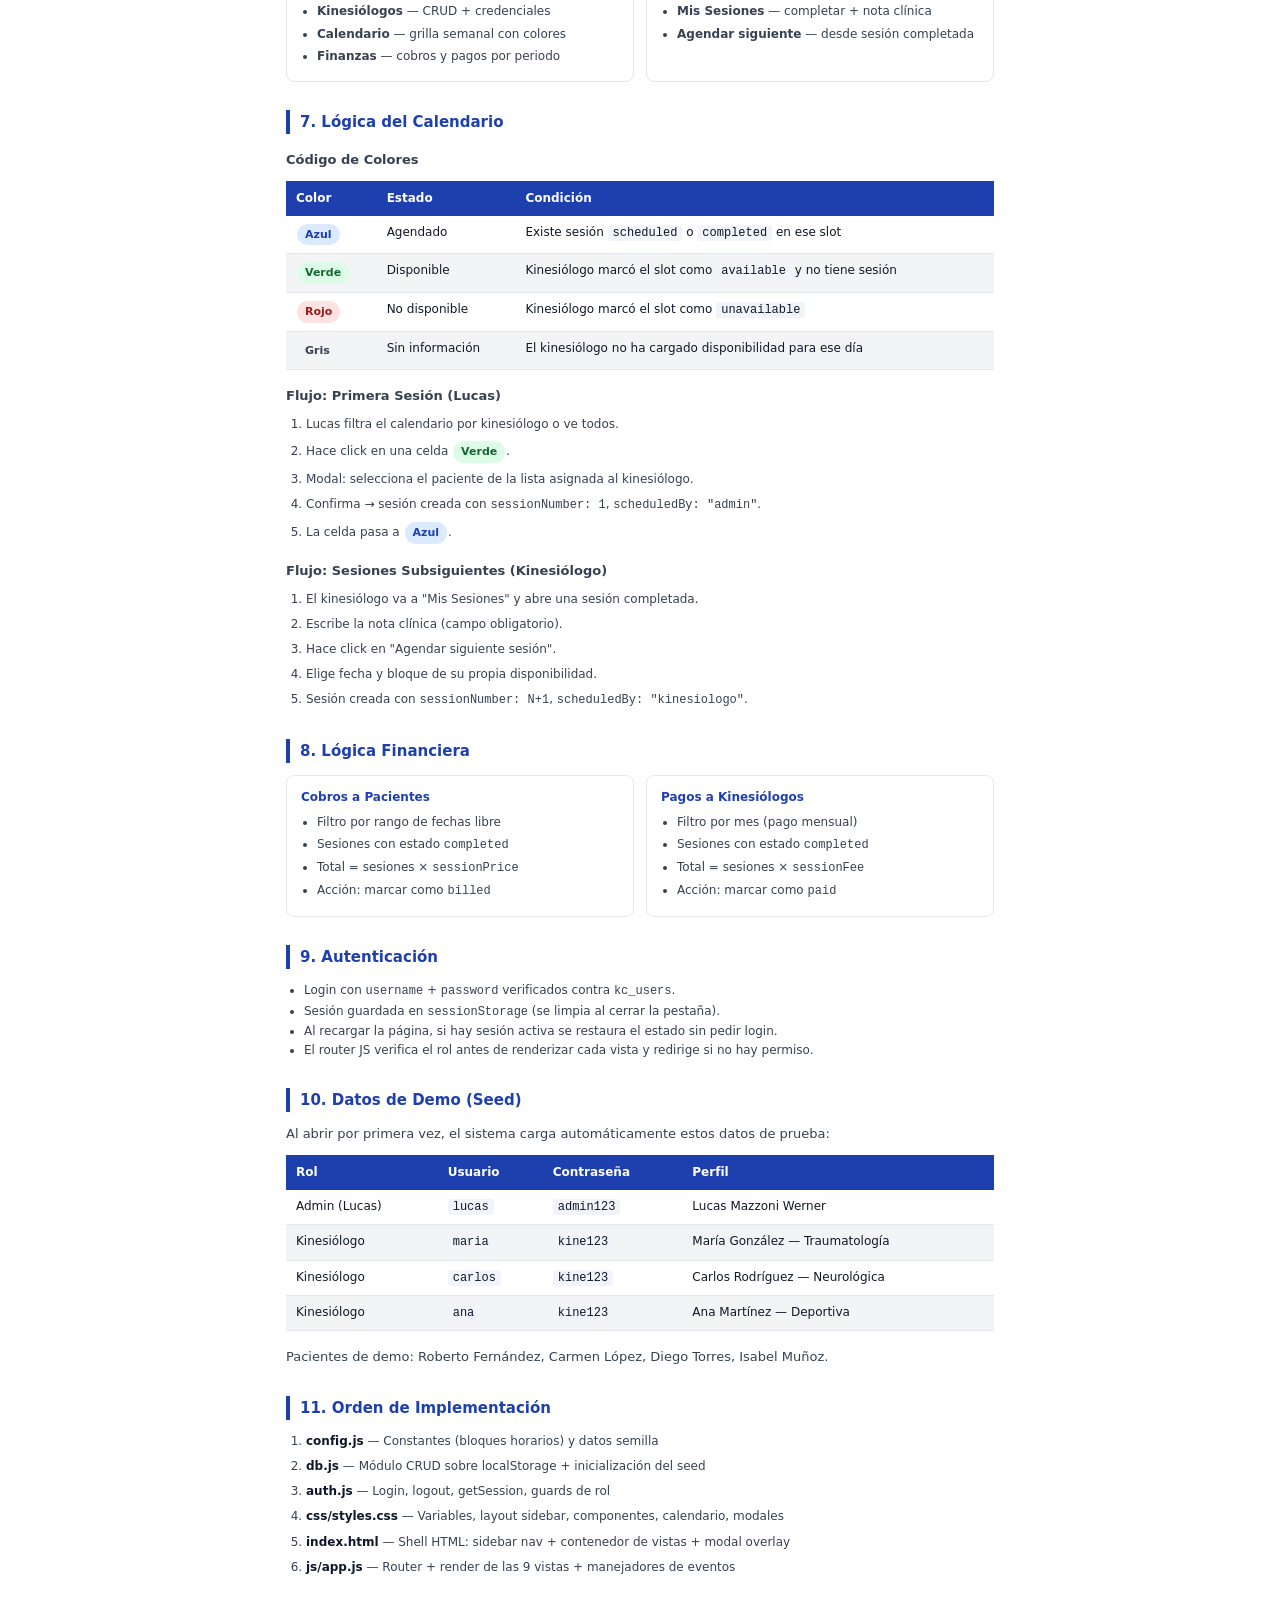
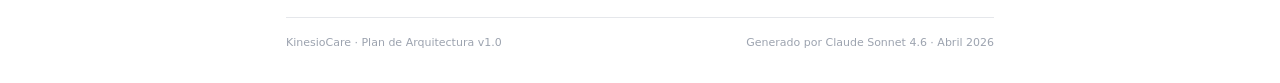
<file: piloto_web_claude/arquitectura.html>
<!DOCTYPE html>
<html lang="es">
<head>
<meta charset="UTF-8">
<meta name="viewport" content="width=device-width, initial-scale=1.0">
<title>KinesioCare — Arquitectura e Implementación</title>
<style>
  :root {
    --blue: #1e40af;
    --blue-light: #dbeafe;
    --green: #166534;
    --green-light: #dcfce7;
    --gray: #374151;
    --gray-light: #f3f4f6;
    --border: #e5e7eb;
  }

  * { box-sizing: border-box; margin: 0; padding: 0; }

  body {
    font-family: 'Segoe UI', system-ui, -apple-system, sans-serif;
    font-size: 13px;
    color: #111827;
    background: #fff;
    line-height: 1.6;
  }

  .page {
    max-width: 820px;
    margin: 0 auto;
    padding: 48px 56px;
  }

  /* ── HEADER ── */
  .doc-header {
    display: flex;
    align-items: center;
    justify-content: space-between;
    border-bottom: 3px solid var(--blue);
    padding-bottom: 20px;
    margin-bottom: 32px;
  }
  .doc-title { font-size: 22px; font-weight: 700; color: var(--blue); }
  .doc-subtitle { font-size: 13px; color: #6b7280; margin-top: 4px; }
  .doc-badge {
    background: var(--blue);
    color: #fff;
    font-size: 11px;
    font-weight: 600;
    padding: 6px 14px;
    border-radius: 20px;
    white-space: nowrap;
  }

  /* ── SECTIONS ── */
  h2 {
    font-size: 15px;
    font-weight: 700;
    color: var(--blue);
    border-left: 4px solid var(--blue);
    padding-left: 10px;
    margin: 28px 0 12px;
  }
  h3 {
    font-size: 13px;
    font-weight: 700;
    color: var(--gray);
    margin: 16px 0 8px;
  }

  p { margin-bottom: 8px; color: #374151; }

  /* ── CALLOUT ── */
  .callout {
    background: var(--blue-light);
    border-left: 4px solid var(--blue);
    border-radius: 4px;
    padding: 10px 14px;
    font-size: 12px;
    color: #1e3a8a;
    margin: 12px 0;
  }

  /* ── TABLES ── */
  table {
    width: 100%;
    border-collapse: collapse;
    font-size: 12px;
    margin: 10px 0 16px;
  }
  thead tr { background: var(--blue); color: #fff; }
  thead th { padding: 8px 10px; text-align: left; font-weight: 600; }
  tbody tr:nth-child(even) { background: var(--gray-light); }
  tbody td { padding: 7px 10px; border-bottom: 1px solid var(--border); vertical-align: top; }

  /* ── CODE BLOCKS ── */
  pre {
    background: #1e293b;
    color: #e2e8f0;
    border-radius: 6px;
    padding: 14px 16px;
    font-size: 11.5px;
    font-family: 'Cascadia Code', 'Consolas', monospace;
    overflow: auto;
    margin: 8px 0 14px;
    line-height: 1.7;
  }
  code { font-family: 'Cascadia Code', 'Consolas', monospace; font-size: 12px; }
  p code, td code {
    background: #f1f5f9;
    padding: 1px 5px;
    border-radius: 3px;
    color: #0f172a;
  }

  /* ── GRID CARDS ── */
  .card-grid {
    display: grid;
    grid-template-columns: 1fr 1fr;
    gap: 12px;
    margin: 12px 0;
  }
  .card {
    border: 1px solid var(--border);
    border-radius: 8px;
    padding: 12px 14px;
  }
  .card-title {
    font-size: 12px;
    font-weight: 700;
    color: var(--blue);
    margin-bottom: 6px;
  }
  .card ul { padding-left: 16px; }
  .card li { font-size: 12px; margin-bottom: 3px; color: #374151; }

  /* ── STATUS BADGES ── */
  .badge {
    display: inline-block;
    font-size: 11px;
    font-weight: 600;
    padding: 2px 8px;
    border-radius: 12px;
    margin: 1px;
  }
  .badge-green  { background: #dcfce7; color: #166534; }
  .badge-blue   { background: #dbeafe; color: #1e40af; }
  .badge-red    { background: #fee2e2; color: #991b1b; }
  .badge-gray   { background: #f3f4f6; color: #374151; }

  /* ── FILE TREE ── */
  .tree {
    background: #f8fafc;
    border: 1px solid var(--border);
    border-radius: 6px;
    padding: 14px 18px;
    font-family: 'Cascadia Code', 'Consolas', monospace;
    font-size: 12px;
    line-height: 1.9;
    margin: 10px 0;
    color: #1e293b;
  }
  .tree .folder { color: var(--blue); font-weight: 600; }
  .tree .comment { color: #94a3b8; }

  /* ── ORDER LIST ── */
  ol.steps { padding-left: 20px; }
  ol.steps li {
    margin-bottom: 6px;
    font-size: 12px;
    color: #374151;
  }
  ol.steps li strong { color: #0f172a; }

  /* ── FOOTER ── */
  .doc-footer {
    margin-top: 40px;
    padding-top: 16px;
    border-top: 1px solid var(--border);
    font-size: 11px;
    color: #9ca3af;
    display: flex;
    justify-content: space-between;
  }

  /* ── PRINT ── */
  @media print {
    body { font-size: 12px; }
    .page { padding: 32px 40px; }
    h2 { page-break-before: auto; }
    pre, table { page-break-inside: avoid; }
    .print-hint { display: none; }
  }
</style>
</head>
<body>

<div class="print-hint" style="background:#fef9c3;padding:10px 20px;font-size:12px;text-align:center;border-bottom:1px solid #fde68a;">
  Para exportar como PDF: <strong>Ctrl + P → Guardar como PDF</strong> (desactiva "Encabezados y pies de página" para un resultado limpio)
</div>

<div class="page">

  <!-- HEADER -->
  <div class="doc-header">
    <div>
      <div class="doc-title">KinesioCare</div>
      <div class="doc-subtitle">Plan de Arquitectura e Implementación · Abril 2026</div>
    </div>
    <div class="doc-badge">v1.0 · Prototipo</div>
  </div>

  <!-- 1. RESUMEN -->
  <h2>1. Resumen del Proyecto</h2>
  <p>
    Webapp SPA para gestionar las operaciones de una empresa de kinesiología a domicilio en Santiago, Chile.
    Reemplaza la coordinación manual por WhatsApp con un sistema centralizado de agendamiento, fichas clínicas y consolidado financiero.
    Diseñada para funcionar desde el celular, sin instalación, abriendo un archivo HTML en el navegador.
  </p>
  <div class="callout">
    <strong>Objetivo principal:</strong> Eliminar el rol de Lucas como intermediario en la coordinación de sesiones subsiguientes
    y en el consolidado de pagos/cobros de fin de mes.
  </div>

  <!-- 2. DECISIONES TÉCNICAS -->
  <h2>2. Decisiones Técnicas</h2>
  <table>
    <thead><tr><th>Aspecto</th><th>Decisión</th><th>Razón</th></tr></thead>
    <tbody>
      <tr><td>Frontend</td><td>HTML + CSS + JavaScript vanilla</td><td>Sin servidor, abre directo desde el navegador</td></tr>
      <tr><td>Persistencia</td><td><code>localStorage</code> del navegador</td><td>Prototipo funcional sin backend ni base de datos</td></tr>
      <tr><td>Arquitectura</td><td>SPA con router JS manual</td><td>Una sola URL, vistas dinámicas inyectadas por JS</td></tr>
      <tr><td>Estilos</td><td>CSS puro con variables</td><td>Sin dependencias externas, funciona offline</td></tr>
      <tr><td>Íconos</td><td>Unicode / caracteres del sistema</td><td>Sin CDN, sin descarga adicional</td></tr>
      <tr><td>Fuentes</td><td><code>system-ui</code></td><td>Fuente nativa del dispositivo, carga instantánea</td></tr>
    </tbody>
  </table>
  <div class="callout">
    <strong>Escalabilidad:</strong> La capa <code>db.js</code> está diseñada como un módulo intercambiable.
    En producción se reemplaza <code>localStorage</code> por llamadas a una API REST sin tocar el resto del código.
  </div>

  <!-- 3. ESTRUCTURA DE ARCHIVOS -->
  <h2>3. Estructura de Archivos</h2>
  <div class="tree">
    <span class="folder">Claude/</span><br>
    ├── index.html &nbsp;&nbsp;&nbsp;&nbsp;&nbsp;&nbsp;&nbsp;&nbsp;&nbsp;&nbsp;&nbsp;&nbsp;&nbsp;&nbsp;&nbsp;&nbsp;&nbsp;&nbsp;<span class="comment">← Shell SPA + pantalla de login</span><br>
    ├── arquitectura.md &nbsp;&nbsp;&nbsp;&nbsp;&nbsp;&nbsp;&nbsp;&nbsp;&nbsp;&nbsp;&nbsp;<span class="comment">← Documento de arquitectura (Markdown)</span><br>
    ├── arquitectura.html &nbsp;&nbsp;&nbsp;&nbsp;&nbsp;&nbsp;&nbsp;&nbsp;&nbsp;<span class="comment">← Este documento (imprimible como PDF)</span><br>
    ├── <span class="folder">css/</span><br>
    │&nbsp;&nbsp;&nbsp;└── styles.css &nbsp;&nbsp;&nbsp;&nbsp;&nbsp;&nbsp;&nbsp;&nbsp;&nbsp;&nbsp;&nbsp;&nbsp;&nbsp;<span class="comment">← Todos los estilos (variables, layout, componentes)</span><br>
    └── <span class="folder">js/</span><br>
    &nbsp;&nbsp;&nbsp;&nbsp;├── config.js &nbsp;&nbsp;&nbsp;&nbsp;&nbsp;&nbsp;&nbsp;&nbsp;&nbsp;&nbsp;&nbsp;&nbsp;&nbsp;&nbsp;<span class="comment">← Constantes: bloques horarios, datos semilla</span><br>
    &nbsp;&nbsp;&nbsp;&nbsp;├── db.js &nbsp;&nbsp;&nbsp;&nbsp;&nbsp;&nbsp;&nbsp;&nbsp;&nbsp;&nbsp;&nbsp;&nbsp;&nbsp;&nbsp;&nbsp;&nbsp;&nbsp;&nbsp;<span class="comment">← Capa de datos (CRUD sobre localStorage)</span><br>
    &nbsp;&nbsp;&nbsp;&nbsp;├── auth.js &nbsp;&nbsp;&nbsp;&nbsp;&nbsp;&nbsp;&nbsp;&nbsp;&nbsp;&nbsp;&nbsp;&nbsp;&nbsp;&nbsp;&nbsp;&nbsp;<span class="comment">← Autenticación y sesión de usuario</span><br>
    &nbsp;&nbsp;&nbsp;&nbsp;└── app.js &nbsp;&nbsp;&nbsp;&nbsp;&nbsp;&nbsp;&nbsp;&nbsp;&nbsp;&nbsp;&nbsp;&nbsp;&nbsp;&nbsp;&nbsp;&nbsp;&nbsp;<span class="comment">← Router, lógica de vistas y eventos</span><br>
  </div>

  <!-- 4. MODELOS DE DATOS -->
  <h2>4. Modelos de Datos</h2>

  <h3>4.1 Usuario <code>kc_users</code></h3>
  <pre>{
  "id":               "u1",
  "name":             "Lucas Mazzoni Werner",
  "username":         "lucas",
  "password":         "admin123",
  "role":             "admin | kinesiologo",
  "kinesiologistId":  null          // ID del perfil kinesiólogo si aplica
}</pre>

  <h3>4.2 Paciente <code>kc_patients</code></h3>
  <pre>{
  "id":                       "p1",
  "name":                     "Roberto Fernández",
  "rut":                      "9.876.543-2",
  "phone":                    "+56987654321",
  "email":                    "roberto@email.cl",
  "address":                  "Av. Providencia 1234, Santiago",
  "pathology":                "Artrosis de rodilla",
  "diagnosis":                "Gonalgia crónica bilateral",
  "medicalOrder":             null,          // base64 de imagen/PDF
  "sessionPrice":             35000,         // CLP por sesión
  "billingPeriod":            "monthly",     // weekly | biweekly | monthly
  "assignedKinesiologistId":  "k1",
  "active":                   true,
  "createdAt":                "2026-01-01T00:00:00.000Z"
}</pre>

  <h3>4.3 Kinesiólogo <code>kc_kines</code></h3>
  <pre>{
  "id":          "k1",
  "userId":      "u2",
  "name":        "María González",
  "rut":         "12.345.678-9",
  "phone":       "+56912345678",
  "email":       "maria@kinecare.cl",
  "specialty":   "Traumatología y Ortopedia",
  "sessionFee":  18000,        // CLP que se le paga por sesión
  "active":      true,
  "createdAt":   "2026-01-01T00:00:00.000Z"
}</pre>

  <h3>4.4 Sesión <code>kc_sessions</code></h3>
  <pre>{
  "id":                "s1",
  "patientId":         "p1",
  "kinesiologistId":   "k1",
  "date":              "2026-04-28",           // YYYY-MM-DD
  "timeSlotId":        "ts2",
  "sessionNumber":     1,                      // 1 = primera sesión (agendada por Lucas)
  "status":            "scheduled | completed | cancelled | billed",
  "clinicalNote":      "",
  "scheduledBy":       "admin | kinesiologo",
  "createdAt":         "2026-04-25T10:00:00.000Z",
  "completedAt":       null,
  "billedAt":          null
}</pre>

  <h3>4.5 Disponibilidad <code>kc_availability</code></h3>
  <pre>{
  "id":                "av1",
  "kinesiologistId":   "k1",
  "date":              "2026-04-28",
  "timeSlotId":        "ts2",
  "status":            "available | unavailable"
}</pre>

  <!-- 5. BLOQUES HORARIOS -->
  <h2>5. Bloques Horarios Predefinidos</h2>
  <p>Los intervalos entre bloques representan el tiempo de traslado del kinesiólogo.</p>
  <table>
    <thead><tr><th>ID</th><th>Inicio</th><th>Fin</th><th>Intervalo siguiente</th></tr></thead>
    <tbody>
      <tr><td>ts1</td><td>08:00</td><td>08:45</td><td>30 min traslado</td></tr>
      <tr><td>ts2</td><td>09:15</td><td>10:00</td><td>30 min traslado</td></tr>
      <tr><td>ts3</td><td>10:30</td><td>11:15</td><td>30 min traslado</td></tr>
      <tr><td>ts4</td><td>11:45</td><td>12:30</td><td>90 min almuerzo</td></tr>
      <tr><td>ts5</td><td>14:00</td><td>14:45</td><td>30 min traslado</td></tr>
      <tr><td>ts6</td><td>15:15</td><td>16:00</td><td>30 min traslado</td></tr>
      <tr><td>ts7</td><td>16:30</td><td>17:15</td><td>30 min traslado</td></tr>
      <tr><td>ts8</td><td>17:45</td><td>18:30</td><td>—</td></tr>
    </tbody>
  </table>

  <!-- 6. ROLES Y VISTAS -->
  <h2>6. Roles y Vistas</h2>
  <div class="card-grid">
    <div class="card">
      <div class="card-title">Admin — Lucas</div>
      <ul>
        <li><strong>Dashboard</strong> — métricas del mes</li>
        <li><strong>Pacientes</strong> — CRUD + ficha clínica</li>
        <li><strong>Kinesiólogos</strong> — CRUD + credenciales</li>
        <li><strong>Calendario</strong> — grilla semanal con colores</li>
        <li><strong>Finanzas</strong> — cobros y pagos por periodo</li>
      </ul>
    </div>
    <div class="card">
      <div class="card-title">Kinesiólogo</div>
      <ul>
        <li><strong>Dashboard</strong> — sesiones del día</li>
        <li><strong>Disponibilidad</strong> — grilla semanal propia</li>
        <li><strong>Mis Sesiones</strong> — completar + nota clínica</li>
        <li><strong>Agendar siguiente</strong> — desde sesión completada</li>
      </ul>
    </div>
  </div>

  <!-- 7. LÓGICA CALENDARIO -->
  <h2>7. Lógica del Calendario</h2>

  <h3>Código de Colores</h3>
  <table>
    <thead><tr><th>Color</th><th>Estado</th><th>Condición</th></tr></thead>
    <tbody>
      <tr><td><span class="badge badge-blue">Azul</span></td><td>Agendado</td><td>Existe sesión <code>scheduled</code> o <code>completed</code> en ese slot</td></tr>
      <tr><td><span class="badge badge-green">Verde</span></td><td>Disponible</td><td>Kinesiólogo marcó el slot como <code>available</code> y no tiene sesión</td></tr>
      <tr><td><span class="badge badge-red">Rojo</span></td><td>No disponible</td><td>Kinesiólogo marcó el slot como <code>unavailable</code></td></tr>
      <tr><td><span class="badge badge-gray">Gris</span></td><td>Sin información</td><td>El kinesiólogo no ha cargado disponibilidad para ese día</td></tr>
    </tbody>
  </table>

  <h3>Flujo: Primera Sesión (Lucas)</h3>
  <ol class="steps">
    <li>Lucas filtra el calendario por kinesiólogo o ve todos.</li>
    <li>Hace click en una celda <span class="badge badge-green">Verde</span>.</li>
    <li>Modal: selecciona el paciente de la lista asignada al kinesiólogo.</li>
    <li>Confirma → sesión creada con <code>sessionNumber: 1</code>, <code>scheduledBy: "admin"</code>.</li>
    <li>La celda pasa a <span class="badge badge-blue">Azul</span>.</li>
  </ol>

  <h3>Flujo: Sesiones Subsiguientes (Kinesiólogo)</h3>
  <ol class="steps">
    <li>El kinesiólogo va a "Mis Sesiones" y abre una sesión completada.</li>
    <li>Escribe la nota clínica (campo obligatorio).</li>
    <li>Hace click en "Agendar siguiente sesión".</li>
    <li>Elige fecha y bloque de su propia disponibilidad.</li>
    <li>Sesión creada con <code>sessionNumber: N+1</code>, <code>scheduledBy: "kinesiologo"</code>.</li>
  </ol>

  <!-- 8. LÓGICA FINANCIERA -->
  <h2>8. Lógica Financiera</h2>

  <div class="card-grid">
    <div class="card">
      <div class="card-title">Cobros a Pacientes</div>
      <ul>
        <li>Filtro por rango de fechas libre</li>
        <li>Sesiones con estado <code>completed</code></li>
        <li>Total = sesiones × <code>sessionPrice</code></li>
        <li>Acción: marcar como <code>billed</code></li>
      </ul>
    </div>
    <div class="card">
      <div class="card-title">Pagos a Kinesiólogos</div>
      <ul>
        <li>Filtro por mes (pago mensual)</li>
        <li>Sesiones con estado <code>completed</code></li>
        <li>Total = sesiones × <code>sessionFee</code></li>
        <li>Acción: marcar como <code>paid</code></li>
      </ul>
    </div>
  </div>

  <!-- 9. AUTENTICACIÓN -->
  <h2>9. Autenticación</h2>
  <ul style="padding-left:18px;font-size:12px;color:#374151;">
    <li>Login con <code>username</code> + <code>password</code> verificados contra <code>kc_users</code>.</li>
    <li>Sesión guardada en <code>sessionStorage</code> (se limpia al cerrar la pestaña).</li>
    <li>Al recargar la página, si hay sesión activa se restaura el estado sin pedir login.</li>
    <li>El router JS verifica el rol antes de renderizar cada vista y redirige si no hay permiso.</li>
  </ul>

  <!-- 10. DATOS DE DEMO -->
  <h2>10. Datos de Demo (Seed)</h2>
  <p>Al abrir por primera vez, el sistema carga automáticamente estos datos de prueba:</p>
  <table>
    <thead><tr><th>Rol</th><th>Usuario</th><th>Contraseña</th><th>Perfil</th></tr></thead>
    <tbody>
      <tr><td>Admin (Lucas)</td><td><code>lucas</code></td><td><code>admin123</code></td><td>Lucas Mazzoni Werner</td></tr>
      <tr><td>Kinesiólogo</td><td><code>maria</code></td><td><code>kine123</code></td><td>María González — Traumatología</td></tr>
      <tr><td>Kinesiólogo</td><td><code>carlos</code></td><td><code>kine123</code></td><td>Carlos Rodríguez — Neurológica</td></tr>
      <tr><td>Kinesiólogo</td><td><code>ana</code></td><td><code>kine123</code></td><td>Ana Martínez — Deportiva</td></tr>
    </tbody>
  </table>
  <p>Pacientes de demo: Roberto Fernández, Carmen López, Diego Torres, Isabel Muñoz.</p>

  <!-- 11. ORDEN DE IMPLEMENTACIÓN -->
  <h2>11. Orden de Implementación</h2>
  <ol class="steps">
    <li><strong>config.js</strong> — Constantes (bloques horarios) y datos semilla</li>
    <li><strong>db.js</strong> — Módulo CRUD sobre localStorage + inicialización del seed</li>
    <li><strong>auth.js</strong> — Login, logout, getSession, guards de rol</li>
    <li><strong>css/styles.css</strong> — Variables, layout sidebar, componentes, calendario, modales</li>
    <li><strong>index.html</strong> — Shell HTML: sidebar nav + contenedor de vistas + modal overlay</li>
    <li><strong>js/app.js</strong> — Router + render de las 9 vistas + manejadores de eventos</li>
  </ol>

  <!-- FOOTER -->
  <div class="doc-footer">
    <span>KinesioCare · Plan de Arquitectura v1.0</span>
    <span>Generado por Claude Sonnet 4.6 · Abril 2026</span>
  </div>

</div>
</body>
</html>
</file>
<file: piloto_web/css/variables.css>
/* =============================================
   KineApp — Design Tokens (Variables CSS)
   ============================================= */

:root {
    /* ── Primary Colors ── */
    --primary: #1a56db;
    --primary-hover: #1e40af;
    --primary-light: rgba(26, 86, 219, 0.15);
    --primary-glow: rgba(26, 86, 219, 0.4);

    /* ── Accent ── */
    --accent: #06b6d4;
    --accent-hover: #0891b2;
    --accent-light: rgba(6, 182, 212, 0.15);

    /* ── Calendar Status Colors ── */
    --available: #059669;
    --available-hover: #047857;
    --available-light: rgba(5, 150, 105, 0.15);
    --available-bg: rgba(5, 150, 105, 0.2);

    --scheduled: #3b82f6;
    --scheduled-hover: #2563eb;
    --scheduled-light: rgba(59, 130, 246, 0.15);
    --scheduled-bg: rgba(59, 130, 246, 0.2);

    --unavailable: #dc2626;
    --unavailable-hover: #b91c1c;
    --unavailable-light: rgba(220, 38, 38, 0.15);
    --unavailable-bg: rgba(220, 38, 38, 0.2);

    /* ── Semantic Colors ── */
    --success: #059669;
    --success-light: rgba(5, 150, 105, 0.15);
    --warning: #f59e0b;
    --warning-light: rgba(245, 158, 11, 0.15);
    --danger: #dc2626;
    --danger-light: rgba(220, 38, 38, 0.15);
    --info: #3b82f6;
    --info-light: rgba(59, 130, 246, 0.15);

    /* ── Background & Surface ── */
    --bg-dark: #0f172a;
    --bg-darker: #0a0f1f;
    --surface: #1e293b;
    --surface-hover: #273548;
    --surface-active: #334155;
    --surface-border: rgba(148, 163, 184, 0.12);
    --surface-glass: rgba(30, 41, 59, 0.7);

    /* ── Text ── */
    --text: #f8fafc;
    --text-secondary: #94a3b8;
    --text-muted: #64748b;
    --text-inverse: #0f172a;

    /* ── Typography ── */
    --font-family: 'Inter', -apple-system, BlinkMacSystemFont, 'Segoe UI', sans-serif;
    --font-mono: 'JetBrains Mono', 'Fira Code', 'Consolas', monospace;

    --fs-xs: 0.6875rem;     /* 11px */
    --fs-sm: 0.75rem;       /* 12px */
    --fs-base: 0.875rem;    /* 14px */
    --fs-md: 1rem;          /* 16px */
    --fs-lg: 1.125rem;      /* 18px */
    --fs-xl: 1.25rem;       /* 20px */
    --fs-2xl: 1.5rem;       /* 24px */
    --fs-3xl: 1.875rem;     /* 30px */
    --fs-4xl: 2.25rem;      /* 36px */

    --fw-light: 300;
    --fw-normal: 400;
    --fw-medium: 500;
    --fw-semibold: 600;
    --fw-bold: 700;
    --fw-extrabold: 800;

    --lh-tight: 1.25;
    --lh-normal: 1.5;
    --lh-relaxed: 1.75;

    /* ── Spacing ── */
    --space-1: 0.25rem;     /* 4px */
    --space-2: 0.5rem;      /* 8px */
    --space-3: 0.75rem;     /* 12px */
    --space-4: 1rem;        /* 16px */
    --space-5: 1.25rem;     /* 20px */
    --space-6: 1.5rem;      /* 24px */
    --space-8: 2rem;        /* 32px */
    --space-10: 2.5rem;     /* 40px */
    --space-12: 3rem;       /* 48px */
    --space-16: 4rem;       /* 64px */

    /* ── Border Radius ── */
    --radius-sm: 6px;
    --radius-md: 10px;
    --radius-lg: 14px;
    --radius-xl: 20px;
    --radius-full: 9999px;

    /* ── Shadows ── */
    --shadow-sm: 0 1px 2px rgba(0, 0, 0, 0.3);
    --shadow-md: 0 4px 12px rgba(0, 0, 0, 0.3);
    --shadow-lg: 0 8px 30px rgba(0, 0, 0, 0.4);
    --shadow-xl: 0 16px 50px rgba(0, 0, 0, 0.5);
    --shadow-glow: 0 0 20px var(--primary-glow);
    --shadow-glass: 0 8px 32px rgba(0, 0, 0, 0.3);

    /* ── Transitions ── */
    --transition-fast: 150ms ease;
    --transition-base: 250ms ease;
    --transition-slow: 400ms ease;
    --transition-spring: 400ms cubic-bezier(0.34, 1.56, 0.64, 1);

    /* ── Z-Index ── */
    --z-sidebar: 100;
    --z-header: 200;
    --z-dropdown: 300;
    --z-modal-backdrop: 400;
    --z-modal: 500;
    --z-toast: 600;
    --z-tooltip: 700;

    /* ── Layout ── */
    --sidebar-width: 260px;
    --sidebar-collapsed: 64px;
    --header-height: 64px;
    --content-max-width: 1200px;
}
</file>
<file: piloto_web/css/base.css>
/* =============================================
   KineApp — Base Styles & Reset
   ============================================= */

/* ── Reset ── */
*,
*::before,
*::after {
    margin: 0;
    padding: 0;
    box-sizing: border-box;
}

html {
    font-size: 16px;
    scroll-behavior: smooth;
    -webkit-text-size-adjust: 100%;
}

body {
    font-family: var(--font-family);
    background: var(--bg-dark);
    color: var(--text);
    line-height: var(--lh-normal);
    font-size: var(--fs-base);
    min-height: 100vh;
    overflow-x: hidden;
    -webkit-font-smoothing: antialiased;
    -moz-osx-font-smoothing: grayscale;
}

/* ── Links ── */
a {
    color: var(--accent);
    text-decoration: none;
    transition: color var(--transition-fast);
}

a:hover {
    color: var(--accent-hover);
}

/* ── Images ── */
img, svg {
    display: block;
    max-width: 100%;
}

/* ── Lists ── */
ul, ol {
    list-style: none;
}

/* ── Inputs ── */
input, textarea, select, button {
    font-family: inherit;
    font-size: inherit;
    color: inherit;
    outline: none;
    border: none;
    background: none;
}

button {
    cursor: pointer;
}

/* ── Tables ── */
table {
    border-collapse: collapse;
    width: 100%;
}

/* ── Scrollbar (Webkit) ── */
::-webkit-scrollbar {
    width: 6px;
    height: 6px;
}

::-webkit-scrollbar-track {
    background: transparent;
}

::-webkit-scrollbar-thumb {
    background: var(--text-muted);
    border-radius: var(--radius-full);
}

::-webkit-scrollbar-thumb:hover {
    background: var(--text-secondary);
}

/* ── Selection ── */
::selection {
    background: var(--primary);
    color: white;
}

/* ── Headings ── */
h1, h2, h3, h4, h5, h6 {
    font-weight: var(--fw-bold);
    line-height: var(--lh-tight);
    color: var(--text);
}

h1 { font-size: var(--fs-3xl); }
h2 { font-size: var(--fs-2xl); }
h3 { font-size: var(--fs-xl); }
h4 { font-size: var(--fs-lg); }

/* ── Text Utilities ── */
.text-primary { color: var(--primary); }
.text-accent { color: var(--accent); }
.text-success { color: var(--success); }
.text-warning { color: var(--warning); }
.text-danger { color: var(--danger); }
.text-muted { color: var(--text-muted); }
.text-secondary { color: var(--text-secondary); }
.text-center { text-align: center; }

/* ── Animations ── */
@keyframes fadeIn {
    from { opacity: 0; }
    to { opacity: 1; }
}

@keyframes fadeInUp {
    from {
        opacity: 0;
        transform: translateY(20px);
    }
    to {
        opacity: 1;
        transform: translateY(0);
    }
}

@keyframes fadeInDown {
    from {
        opacity: 0;
        transform: translateY(-20px);
    }
    to {
        opacity: 1;
        transform: translateY(0);
    }
}

@keyframes slideInLeft {
    from {
        opacity: 0;
        transform: translateX(-30px);
    }
    to {
        opacity: 1;
        transform: translateX(0);
    }
}

@keyframes slideInRight {
    from {
        opacity: 0;
        transform: translateX(30px);
    }
    to {
        opacity: 1;
        transform: translateX(0);
    }
}

@keyframes scaleIn {
    from {
        opacity: 0;
        transform: scale(0.9);
    }
    to {
        opacity: 1;
        transform: scale(1);
    }
}

@keyframes pulse {
    0%, 100% { opacity: 1; }
    50% { opacity: 0.5; }
}

@keyframes spin {
    from { transform: rotate(0deg); }
    to { transform: rotate(360deg); }
}

@keyframes shimmer {
    0% { background-position: -200% 0; }
    100% { background-position: 200% 0; }
}

.animate-fade-in { animation: fadeIn var(--transition-base) ease forwards; }
.animate-fade-in-up { animation: fadeInUp var(--transition-slow) ease forwards; }
.animate-scale-in { animation: scaleIn var(--transition-base) ease forwards; }

/* ── Utility: hidden sections ── */
.hidden {
    display: none !important;
}

.sr-only {
    position: absolute;
    width: 1px;
    height: 1px;
    padding: 0;
    margin: -1px;
    overflow: hidden;
    clip: rect(0, 0, 0, 0);
    border: 0;
}
</file>
<file: piloto_web/css/components.css>
/* =============================================
   KineApp — Components (Buttons, Cards, Modals, Forms, Tables, Alerts)
   ============================================= */

/* ══════════════════════════════════════════════
   BUTTONS
   ══════════════════════════════════════════════ */

.btn {
    display: inline-flex;
    align-items: center;
    justify-content: center;
    gap: var(--space-2);
    padding: var(--space-3) var(--space-5);
    font-size: var(--fs-base);
    font-weight: var(--fw-semibold);
    border-radius: var(--radius-md);
    transition: all var(--transition-fast);
    cursor: pointer;
    white-space: nowrap;
    line-height: 1;
    position: relative;
    overflow: hidden;
}

.btn::after {
    content: '';
    position: absolute;
    inset: 0;
    background: rgba(255, 255, 255, 0);
    transition: background var(--transition-fast);
}

.btn:hover::after {
    background: rgba(255, 255, 255, 0.08);
}

.btn:active {
    transform: scale(0.97);
}

.btn svg {
    width: 18px;
    height: 18px;
    flex-shrink: 0;
}

/* Button Variants */
.btn-primary {
    background: linear-gradient(135deg, var(--primary), var(--primary-hover));
    color: white;
    box-shadow: 0 4px 14px var(--primary-glow);
}

.btn-primary:hover {
    box-shadow: 0 6px 20px var(--primary-glow);
    transform: translateY(-1px);
}

.btn-accent {
    background: linear-gradient(135deg, var(--accent), var(--accent-hover));
    color: white;
}

.btn-success {
    background: linear-gradient(135deg, var(--success), var(--available-hover));
    color: white;
}

.btn-danger {
    background: linear-gradient(135deg, var(--danger), var(--unavailable-hover));
    color: white;
}

.btn-outline {
    background: transparent;
    border: 1.5px solid var(--surface-border);
    color: var(--text-secondary);
}

.btn-outline:hover {
    border-color: var(--primary);
    color: var(--primary);
    background: var(--primary-light);
}

.btn-ghost {
    background: transparent;
    color: var(--text-secondary);
}

.btn-ghost:hover {
    background: var(--surface-hover);
    color: var(--text);
}

/* Button Sizes */
.btn-sm {
    padding: var(--space-2) var(--space-3);
    font-size: var(--fs-sm);
}

.btn-sm svg {
    width: 14px;
    height: 14px;
}

.btn-lg {
    padding: var(--space-4) var(--space-8);
    font-size: var(--fs-md);
}

.btn-icon {
    padding: var(--space-3);
    width: 40px;
    height: 40px;
}

.btn-icon svg {
    width: 20px;
    height: 20px;
}

.btn-block {
    width: 100%;
}

/* ══════════════════════════════════════════════
   CARDS
   ══════════════════════════════════════════════ */

.card {
    background: var(--surface);
    border: 1px solid var(--surface-border);
    border-radius: var(--radius-lg);
    padding: var(--space-6);
    transition: all var(--transition-base);
}

.card:hover {
    border-color: rgba(148, 163, 184, 0.2);
}

.card-glass {
    background: var(--surface-glass);
    backdrop-filter: blur(16px);
    -webkit-backdrop-filter: blur(16px);
    border: 1px solid rgba(255, 255, 255, 0.08);
    box-shadow: var(--shadow-glass);
}

.card-interactive {
    cursor: pointer;
}

.card-interactive:hover {
    transform: translateY(-2px);
    box-shadow: var(--shadow-lg);
}

.card-header {
    display: flex;
    align-items: center;
    justify-content: space-between;
    margin-bottom: var(--space-5);
    padding-bottom: var(--space-4);
    border-bottom: 1px solid var(--surface-border);
}

.card-header h3 {
    font-size: var(--fs-lg);
    font-weight: var(--fw-semibold);
}

.card-body {
    flex: 1;
}

.card-footer {
    display: flex;
    align-items: center;
    justify-content: flex-end;
    gap: var(--space-3);
    margin-top: var(--space-5);
    padding-top: var(--space-4);
    border-top: 1px solid var(--surface-border);
}

/* ── Stat Cards ── */
.stat-card {
    display: flex;
    align-items: center;
    gap: var(--space-4);
    padding: var(--space-5);
}

.stat-icon {
    width: 48px;
    height: 48px;
    border-radius: var(--radius-md);
    display: flex;
    align-items: center;
    justify-content: center;
    flex-shrink: 0;
}

.stat-icon svg {
    width: 24px;
    height: 24px;
    color: white;
}

.stat-icon.primary { background: linear-gradient(135deg, var(--primary), #3b82f6); }
.stat-icon.accent { background: linear-gradient(135deg, var(--accent), #22d3ee); }
.stat-icon.success { background: linear-gradient(135deg, var(--success), #10b981); }
.stat-icon.warning { background: linear-gradient(135deg, var(--warning), #fbbf24); }
.stat-icon.danger { background: linear-gradient(135deg, var(--danger), #f87171); }

.stat-info h4 {
    font-size: var(--fs-2xl);
    font-weight: var(--fw-extrabold);
    line-height: 1;
    margin-bottom: var(--space-1);
}

.stat-info p {
    font-size: var(--fs-sm);
    color: var(--text-secondary);
}

/* ══════════════════════════════════════════════
   FORMS
   ══════════════════════════════════════════════ */

.form-group {
    margin-bottom: var(--space-5);
}

.form-label {
    display: block;
    font-size: var(--fs-sm);
    font-weight: var(--fw-semibold);
    color: var(--text-secondary);
    margin-bottom: var(--space-2);
    text-transform: uppercase;
    letter-spacing: 0.5px;
}

.form-input,
.form-select,
.form-textarea {
    width: 100%;
    background: var(--bg-dark);
    border: 1.5px solid var(--surface-border);
    border-radius: var(--radius-md);
    padding: var(--space-3) var(--space-4);
    color: var(--text);
    font-size: var(--fs-base);
    transition: all var(--transition-fast);
}

.form-input:focus,
.form-select:focus,
.form-textarea:focus {
    border-color: var(--primary);
    box-shadow: 0 0 0 3px var(--primary-light);
}

.form-input::placeholder,
.form-textarea::placeholder {
    color: var(--text-muted);
}

.form-textarea {
    resize: vertical;
    min-height: 100px;
}

.form-select {
    appearance: none;
    background-image: url("data:image/svg+xml,%3Csvg xmlns='http://www.w3.org/2000/svg' width='16' height='16' viewBox='0 0 24 24' fill='none' stroke='%2394a3b8' stroke-width='2' stroke-linecap='round' stroke-linejoin='round'%3E%3Cpolyline points='6 9 12 15 18 9'%3E%3C/polyline%3E%3C/svg%3E");
    background-repeat: no-repeat;
    background-position: right var(--space-3) center;
    padding-right: var(--space-10);
}

.form-select option {
    background: var(--surface);
    color: var(--text);
}

.form-helper {
    font-size: var(--fs-xs);
    color: var(--text-muted);
    margin-top: var(--space-1);
}

.form-error {
    font-size: var(--fs-xs);
    color: var(--danger);
    margin-top: var(--space-1);
}

.form-row {
    display: grid;
    grid-template-columns: 1fr 1fr;
    gap: var(--space-4);
}

.form-actions {
    display: flex;
    justify-content: flex-end;
    gap: var(--space-3);
    margin-top: var(--space-6);
    padding-top: var(--space-4);
    border-top: 1px solid var(--surface-border);
}

/* ── Toggle Switch ── */
.toggle {
    display: flex;
    align-items: center;
    gap: var(--space-3);
    cursor: pointer;
}

.toggle-track {
    width: 44px;
    height: 24px;
    background: var(--surface-active);
    border-radius: var(--radius-full);
    position: relative;
    transition: background var(--transition-fast);
}

.toggle-track::after {
    content: '';
    position: absolute;
    width: 18px;
    height: 18px;
    background: white;
    border-radius: 50%;
    top: 3px;
    left: 3px;
    transition: transform var(--transition-fast);
}

.toggle.active .toggle-track {
    background: var(--primary);
}

.toggle.active .toggle-track::after {
    transform: translateX(20px);
}

/* ── File Upload ── */
.file-upload {
    border: 2px dashed var(--surface-border);
    border-radius: var(--radius-md);
    padding: var(--space-8) var(--space-6);
    text-align: center;
    cursor: pointer;
    transition: all var(--transition-fast);
}

.file-upload:hover {
    border-color: var(--primary);
    background: var(--primary-light);
}

.file-upload svg {
    width: 40px;
    height: 40px;
    margin: 0 auto var(--space-3);
    color: var(--text-muted);
}

.file-upload p {
    font-size: var(--fs-sm);
    color: var(--text-muted);
}

/* ══════════════════════════════════════════════
   MODALS
   ══════════════════════════════════════════════ */

.modal-backdrop {
    position: fixed;
    inset: 0;
    background: rgba(0, 0, 0, 0.6);
    backdrop-filter: blur(4px);
    z-index: var(--z-modal-backdrop);
    display: flex;
    align-items: center;
    justify-content: center;
    padding: var(--space-4);
    animation: fadeIn 200ms ease;
}

.modal {
    background: var(--surface);
    border: 1px solid var(--surface-border);
    border-radius: var(--radius-xl);
    width: 100%;
    max-width: 560px;
    max-height: 90vh;
    overflow-y: auto;
    box-shadow: var(--shadow-xl);
    animation: scaleIn 300ms cubic-bezier(0.34, 1.56, 0.64, 1);
    z-index: var(--z-modal);
}

.modal-lg {
    max-width: 720px;
}

.modal-header {
    display: flex;
    align-items: center;
    justify-content: space-between;
    padding: var(--space-5) var(--space-6);
    border-bottom: 1px solid var(--surface-border);
}

.modal-header h3 {
    font-size: var(--fs-lg);
    font-weight: var(--fw-semibold);
}

.modal-close {
    width: 32px;
    height: 32px;
    border-radius: var(--radius-sm);
    display: flex;
    align-items: center;
    justify-content: center;
    color: var(--text-muted);
    transition: all var(--transition-fast);
}

.modal-close:hover {
    background: var(--surface-hover);
    color: var(--text);
}

.modal-body {
    padding: var(--space-6);
}

.modal-footer {
    display: flex;
    justify-content: flex-end;
    gap: var(--space-3);
    padding: var(--space-4) var(--space-6);
    border-top: 1px solid var(--surface-border);
}

/* ══════════════════════════════════════════════
   TABLES
   ══════════════════════════════════════════════ */

.table-container {
    overflow-x: auto;
    border-radius: var(--radius-lg);
    border: 1px solid var(--surface-border);
}

.table {
    width: 100%;
    border-collapse: collapse;
}

.table thead {
    background: rgba(26, 86, 219, 0.1);
}

.table th {
    padding: var(--space-3) var(--space-4);
    font-size: var(--fs-xs);
    font-weight: var(--fw-semibold);
    color: var(--text-secondary);
    text-transform: uppercase;
    letter-spacing: 0.5px;
    text-align: left;
    white-space: nowrap;
}

.table td {
    padding: var(--space-3) var(--space-4);
    font-size: var(--fs-base);
    border-top: 1px solid var(--surface-border);
    vertical-align: middle;
}

.table tbody tr {
    transition: background var(--transition-fast);
}

.table tbody tr:hover {
    background: var(--surface-hover);
}

/* ══════════════════════════════════════════════
   BADGES & TAGS
   ══════════════════════════════════════════════ */

.badge {
    display: inline-flex;
    align-items: center;
    gap: var(--space-1);
    padding: 2px var(--space-3);
    font-size: var(--fs-xs);
    font-weight: var(--fw-semibold);
    border-radius: var(--radius-full);
    white-space: nowrap;
}

.badge-primary { background: var(--primary-light); color: var(--primary); }
.badge-accent { background: var(--accent-light); color: var(--accent); }
.badge-success { background: var(--success-light); color: var(--success); }
.badge-warning { background: var(--warning-light); color: var(--warning); }
.badge-danger { background: var(--danger-light); color: var(--danger); }
.badge-info { background: var(--info-light); color: var(--info); }

.tag {
    display: inline-flex;
    align-items: center;
    gap: var(--space-1);
    padding: var(--space-1) var(--space-3);
    font-size: var(--fs-xs);
    font-weight: var(--fw-medium);
    border-radius: var(--radius-sm);
    background: var(--surface-active);
    color: var(--text-secondary);
}

/* ══════════════════════════════════════════════
   ALERTS / TOAST
   ══════════════════════════════════════════════ */

.alert {
    display: flex;
    align-items: flex-start;
    gap: var(--space-3);
    padding: var(--space-4);
    border-radius: var(--radius-md);
    border-left: 4px solid;
    margin-bottom: var(--space-4);
}

.alert-info {
    background: var(--info-light);
    border-left-color: var(--info);
}

.alert-success {
    background: var(--success-light);
    border-left-color: var(--success);
}

.alert-warning {
    background: var(--warning-light);
    border-left-color: var(--warning);
}

.alert-danger {
    background: var(--danger-light);
    border-left-color: var(--danger);
}

.alert svg {
    width: 20px;
    height: 20px;
    flex-shrink: 0;
    margin-top: 1px;
}

.alert-content p {
    font-size: var(--fs-sm);
    color: var(--text);
}

/* ── Toast notifications ── */
.toast-container {
    position: fixed;
    top: var(--space-4);
    right: var(--space-4);
    z-index: var(--z-toast);
    display: flex;
    flex-direction: column;
    gap: var(--space-3);
}

.toast {
    display: flex;
    align-items: center;
    gap: var(--space-3);
    background: var(--surface);
    border: 1px solid var(--surface-border);
    border-radius: var(--radius-md);
    padding: var(--space-3) var(--space-5);
    box-shadow: var(--shadow-lg);
    animation: slideInRight 300ms ease;
    min-width: 280px;
    max-width: 400px;
}

.toast.toast-exit {
    animation: slideOutRight 300ms ease forwards;
}

@keyframes slideOutRight {
    to {
        opacity: 0;
        transform: translateX(100%);
    }
}

.toast svg {
    width: 20px;
    height: 20px;
    flex-shrink: 0;
}

.toast-success svg { color: var(--success); }
.toast-danger svg { color: var(--danger); }
.toast-warning svg { color: var(--warning); }
.toast-info svg { color: var(--info); }

.toast-message {
    flex: 1;
    font-size: var(--fs-sm);
    font-weight: var(--fw-medium);
}

.toast-close {
    color: var(--text-muted);
    cursor: pointer;
    padding: var(--space-1);
}

.toast-close:hover {
    color: var(--text);
}

/* ══════════════════════════════════════════════
   SEARCH BAR
   ══════════════════════════════════════════════ */

.search-bar {
    position: relative;
    width: 100%;
    max-width: 400px;
}

.search-bar svg {
    position: absolute;
    left: var(--space-3);
    top: 50%;
    transform: translateY(-50%);
    width: 18px;
    height: 18px;
    color: var(--text-muted);
}

.search-bar input {
    width: 100%;
    background: var(--bg-dark);
    border: 1.5px solid var(--surface-border);
    border-radius: var(--radius-md);
    padding: var(--space-3) var(--space-4) var(--space-3) var(--space-10);
    color: var(--text);
    transition: all var(--transition-fast);
}

.search-bar input:focus {
    border-color: var(--primary);
    box-shadow: 0 0 0 3px var(--primary-light);
}

/* ══════════════════════════════════════════════
   EMPTY STATE
   ══════════════════════════════════════════════ */

.empty-state {
    display: flex;
    flex-direction: column;
    align-items: center;
    justify-content: center;
    padding: var(--space-16) var(--space-6);
    text-align: center;
}

.empty-state svg {
    width: 64px;
    height: 64px;
    color: var(--text-muted);
    margin-bottom: var(--space-4);
    opacity: 0.5;
}

.empty-state h4 {
    font-size: var(--fs-lg);
    color: var(--text-secondary);
    margin-bottom: var(--space-2);
}

.empty-state p {
    font-size: var(--fs-sm);
    color: var(--text-muted);
    max-width: 320px;
    margin-bottom: var(--space-6);
}

/* ══════════════════════════════════════════════
   TABS
   ══════════════════════════════════════════════ */

.tabs {
    display: flex;
    gap: var(--space-1);
    background: var(--bg-dark);
    border-radius: var(--radius-md);
    padding: var(--space-1);
    border: 1px solid var(--surface-border);
}

.tab {
    flex: 1;
    padding: var(--space-2) var(--space-4);
    font-size: var(--fs-sm);
    font-weight: var(--fw-medium);
    color: var(--text-muted);
    border-radius: var(--radius-sm);
    transition: all var(--transition-fast);
    text-align: center;
    cursor: pointer;
}

.tab:hover {
    color: var(--text-secondary);
}

.tab.active {
    background: var(--primary);
    color: white;
    box-shadow: var(--shadow-sm);
}

/* ══════════════════════════════════════════════
   LOADING SPINNER
   ══════════════════════════════════════════════ */

.spinner {
    width: 24px;
    height: 24px;
    border: 3px solid var(--surface-border);
    border-top-color: var(--primary);
    border-radius: 50%;
    animation: spin 0.6s linear infinite;
}

.spinner-lg {
    width: 40px;
    height: 40px;
    border-width: 4px;
}

/* ══════════════════════════════════════════════
   AVATAR
   ══════════════════════════════════════════════ */

.avatar {
    width: 40px;
    height: 40px;
    border-radius: 50%;
    display: flex;
    align-items: center;
    justify-content: center;
    font-weight: var(--fw-bold);
    font-size: var(--fs-sm);
    color: white;
    flex-shrink: 0;
    background: linear-gradient(135deg, var(--primary), var(--accent));
}

.avatar-sm {
    width: 32px;
    height: 32px;
    font-size: var(--fs-xs);
}

.avatar-lg {
    width: 56px;
    height: 56px;
    font-size: var(--fs-lg);
}

/* ══════════════════════════════════════════════
   DIVIDER
   ══════════════════════════════════════════════ */

.divider {
    height: 1px;
    background: var(--surface-border);
    margin: var(--space-4) 0;
}
</file>
<file: piloto_web/css/layout.css>
/* =============================================
   KineApp — Layout (Sidebar, Header, Grid)
   ============================================= */

/* ══════════════════════════════════════════════
   APP SHELL
   ══════════════════════════════════════════════ */

.app {
    display: flex;
    min-height: 100vh;
}

.app-main {
    flex: 1;
    display: flex;
    flex-direction: column;
    min-width: 0;
    transition: margin-left var(--transition-base);
}

/* ══════════════════════════════════════════════
   LOGIN PAGE
   ══════════════════════════════════════════════ */

.login-page {
    min-height: 100vh;
    display: flex;
    align-items: center;
    justify-content: center;
    background: var(--bg-dark);
    position: relative;
    overflow: hidden;
    padding: var(--space-4);
}

.login-page::before {
    content: '';
    position: absolute;
    top: -50%;
    left: -50%;
    width: 200%;
    height: 200%;
    background: 
        radial-gradient(circle at 25% 35%, rgba(6, 182, 212, 0.08) 0%, transparent 50%),
        radial-gradient(circle at 75% 65%, rgba(26, 86, 219, 0.08) 0%, transparent 50%),
        radial-gradient(circle at 50% 50%, rgba(139, 92, 246, 0.05) 0%, transparent 60%);
    animation: subtlePulse 15s ease-in-out infinite;
}

@keyframes subtlePulse {
    0%, 100% { opacity: 1; }
    50% { opacity: 0.7; }
}

.login-card {
    width: 100%;
    max-width: 420px;
    position: relative;
    z-index: 1;
}

.login-logo {
    text-align: center;
    margin-bottom: var(--space-8);
}

.login-logo .logo-icon {
    font-size: 56px;
    margin-bottom: var(--space-3);
}

.login-logo h1 {
    font-size: var(--fs-4xl);
    font-weight: var(--fw-extrabold);
    background: linear-gradient(135deg, var(--text), var(--accent));
    -webkit-background-clip: text;
    -webkit-text-fill-color: transparent;
    background-clip: text;
}

.login-logo p {
    color: var(--text-muted);
    font-size: var(--fs-sm);
    margin-top: var(--space-1);
}

.login-form-card {
    background: var(--surface-glass);
    backdrop-filter: blur(20px);
    -webkit-backdrop-filter: blur(20px);
    border: 1px solid rgba(255, 255, 255, 0.08);
    border-radius: var(--radius-xl);
    padding: var(--space-8);
    box-shadow: var(--shadow-xl);
}

.login-form-card .form-group {
    margin-bottom: var(--space-6);
}

.login-form-card .form-input {
    padding: var(--space-4) var(--space-5);
    font-size: var(--fs-md);
}

/* ══════════════════════════════════════════════
   SIDEBAR
   ══════════════════════════════════════════════ */

.sidebar {
    width: var(--sidebar-width);
    height: 100vh;
    position: fixed;
    left: 0;
    top: 0;
    background: var(--surface);
    border-right: 1px solid var(--surface-border);
    display: flex;
    flex-direction: column;
    z-index: var(--z-sidebar);
    transition: transform var(--transition-base);
}

.sidebar-header {
    padding: var(--space-5) var(--space-5);
    display: flex;
    align-items: center;
    gap: var(--space-3);
    border-bottom: 1px solid var(--surface-border);
}

.sidebar-logo {
    font-size: 28px;
}

.sidebar-brand h2 {
    font-size: var(--fs-lg);
    font-weight: var(--fw-bold);
    background: linear-gradient(135deg, var(--text), var(--accent));
    -webkit-background-clip: text;
    -webkit-text-fill-color: transparent;
    background-clip: text;
}

.sidebar-brand p {
    font-size: var(--fs-xs);
    color: var(--text-muted);
}

.sidebar-nav {
    flex: 1;
    padding: var(--space-4) var(--space-3);
    overflow-y: auto;
}

.nav-section {
    margin-bottom: var(--space-5);
}

.nav-section-title {
    font-size: var(--fs-xs);
    font-weight: var(--fw-semibold);
    color: var(--text-muted);
    text-transform: uppercase;
    letter-spacing: 1px;
    padding: var(--space-2) var(--space-3);
    margin-bottom: var(--space-1);
}

.nav-item {
    display: flex;
    align-items: center;
    gap: var(--space-3);
    padding: var(--space-3) var(--space-3);
    border-radius: var(--radius-md);
    color: var(--text-secondary);
    font-size: var(--fs-base);
    font-weight: var(--fw-medium);
    transition: all var(--transition-fast);
    cursor: pointer;
    margin-bottom: 2px;
}

.nav-item svg {
    width: 20px;
    height: 20px;
    flex-shrink: 0;
}

.nav-item:hover {
    background: var(--surface-hover);
    color: var(--text);
}

.nav-item.active {
    background: var(--primary-light);
    color: var(--primary);
}

.nav-item.active svg {
    color: var(--primary);
}

.nav-badge {
    margin-left: auto;
    background: var(--danger);
    color: white;
    font-size: var(--fs-xs);
    font-weight: var(--fw-bold);
    padding: 1px 7px;
    border-radius: var(--radius-full);
    min-width: 20px;
    text-align: center;
}

/* Sidebar Footer / User info */
.sidebar-footer {
    padding: var(--space-4) var(--space-4);
    border-top: 1px solid var(--surface-border);
    display: flex;
    align-items: center;
    gap: var(--space-3);
}

.sidebar-user-info {
    flex: 1;
    min-width: 0;
}

.sidebar-user-name {
    font-size: var(--fs-sm);
    font-weight: var(--fw-semibold);
    color: var(--text);
    white-space: nowrap;
    overflow: hidden;
    text-overflow: ellipsis;
}

.sidebar-user-role {
    font-size: var(--fs-xs);
    color: var(--text-muted);
}

.sidebar-logout {
    color: var(--text-muted);
    padding: var(--space-2);
    border-radius: var(--radius-sm);
    transition: all var(--transition-fast);
}

.sidebar-logout:hover {
    color: var(--danger);
    background: var(--danger-light);
}

/* ══════════════════════════════════════════════
   HEADER
   ══════════════════════════════════════════════ */

.header {
    height: var(--header-height);
    background: var(--surface);
    border-bottom: 1px solid var(--surface-border);
    display: flex;
    align-items: center;
    padding: 0 var(--space-6);
    gap: var(--space-4);
    position: sticky;
    top: 0;
    z-index: var(--z-header);
}

.header-menu-btn {
    display: none;
    width: 40px;
    height: 40px;
    align-items: center;
    justify-content: center;
    border-radius: var(--radius-md);
    color: var(--text-secondary);
    transition: all var(--transition-fast);
}

.header-menu-btn:hover {
    background: var(--surface-hover);
    color: var(--text);
}

.header-menu-btn svg {
    width: 24px;
    height: 24px;
}

.header-title {
    flex: 1;
}

.header-title h2 {
    font-size: var(--fs-xl);
    font-weight: var(--fw-bold);
}

.header-title p {
    font-size: var(--fs-xs);
    color: var(--text-muted);
}

.header-actions {
    display: flex;
    align-items: center;
    gap: var(--space-3);
}

/* ══════════════════════════════════════════════
   CONTENT
   ══════════════════════════════════════════════ */

.content {
    flex: 1;
    padding: var(--space-6);
    margin-left: var(--sidebar-width);
    max-width: var(--content-max-width);
}

.content-full {
    max-width: none;
}

/* ── Page Title ── */
.page-header {
    display: flex;
    align-items: center;
    justify-content: space-between;
    margin-bottom: var(--space-6);
    flex-wrap: wrap;
    gap: var(--space-4);
}

.page-header h2 {
    font-size: var(--fs-2xl);
    font-weight: var(--fw-bold);
}

.page-header-actions {
    display: flex;
    gap: var(--space-3);
    align-items: center;
}

/* ── Grid Layouts ── */
.grid-2 {
    display: grid;
    grid-template-columns: repeat(2, 1fr);
    gap: var(--space-4);
}

.grid-3 {
    display: grid;
    grid-template-columns: repeat(3, 1fr);
    gap: var(--space-4);
}

.grid-4 {
    display: grid;
    grid-template-columns: repeat(4, 1fr);
    gap: var(--space-4);
}

.grid-auto {
    display: grid;
    grid-template-columns: repeat(auto-fill, minmax(280px, 1fr));
    gap: var(--space-4);
}

/* ── Flex Utils ── */
.flex { display: flex; }
.flex-col { flex-direction: column; }
.flex-wrap { flex-wrap: wrap; }
.items-center { align-items: center; }
.justify-between { justify-content: space-between; }
.gap-2 { gap: var(--space-2); }
.gap-3 { gap: var(--space-3); }
.gap-4 { gap: var(--space-4); }

/* ── Section ── */
.section {
    margin-bottom: var(--space-8);
}

.section-title {
    font-size: var(--fs-lg);
    font-weight: var(--fw-semibold);
    margin-bottom: var(--space-4);
    display: flex;
    align-items: center;
    gap: var(--space-2);
}

/* ════════════════════════════════════════
   MOBILE SIDEBAR OVERLAY
   ════════════════════════════════════════ */

.sidebar-overlay {
    position: fixed;
    inset: 0;
    background: rgba(0, 0, 0, 0.5);
    z-index: calc(var(--z-sidebar) - 1);
    display: none;
}

.sidebar-overlay.active {
    display: block;
    animation: fadeIn 200ms ease;
}
</file>
<file: piloto_web/css/calendar.css>
/* =============================================
   KineApp — Calendar Styles
   ============================================= */

/* ══════════════════════════════════════════════
   CALENDAR TOOLBAR
   ══════════════════════════════════════════════ */

.calendar-toolbar {
    display: flex;
    align-items: center;
    justify-content: space-between;
    margin-bottom: var(--space-5);
    flex-wrap: wrap;
    gap: var(--space-3);
}

.calendar-nav {
    display: flex;
    align-items: center;
    gap: var(--space-3);
}

.calendar-nav h3 {
    font-size: var(--fs-lg);
    font-weight: var(--fw-semibold);
    min-width: 200px;
    text-align: center;
}

.calendar-nav .btn-icon {
    width: 36px;
    height: 36px;
    background: var(--surface);
    border: 1px solid var(--surface-border);
    border-radius: var(--radius-sm);
    color: var(--text-secondary);
}

.calendar-nav .btn-icon:hover {
    background: var(--surface-hover);
    color: var(--text);
}

.calendar-filters {
    display: flex;
    align-items: center;
    gap: var(--space-3);
}

.calendar-filter-select {
    background: var(--surface);
    border: 1px solid var(--surface-border);
    border-radius: var(--radius-md);
    padding: var(--space-2) var(--space-4);
    color: var(--text);
    font-size: var(--fs-sm);
    appearance: none;
    background-image: url("data:image/svg+xml,%3Csvg xmlns='http://www.w3.org/2000/svg' width='14' height='14' viewBox='0 0 24 24' fill='none' stroke='%2394a3b8' stroke-width='2' stroke-linecap='round' stroke-linejoin='round'%3E%3Cpolyline points='6 9 12 15 18 9'%3E%3C/polyline%3E%3C/svg%3E");
    background-repeat: no-repeat;
    background-position: right 8px center;
    padding-right: var(--space-8);
    min-width: 180px;
}

/* ══════════════════════════════════════════════
   CALENDAR LEGEND
   ══════════════════════════════════════════════ */

.calendar-legend {
    display: flex;
    gap: var(--space-5);
    margin-bottom: var(--space-5);
    flex-wrap: wrap;
}

.legend-item {
    display: flex;
    align-items: center;
    gap: var(--space-2);
    font-size: var(--fs-sm);
    color: var(--text-secondary);
}

.legend-dot {
    width: 14px;
    height: 14px;
    border-radius: 4px;
}

.legend-dot.available { background: var(--available); }
.legend-dot.scheduled { background: var(--scheduled); }
.legend-dot.unavailable { background: var(--unavailable); }

/* ══════════════════════════════════════════════
   CALENDAR GRID (Weekly View)
   ══════════════════════════════════════════════ */

.calendar-grid {
    display: grid;
    border: 1px solid var(--surface-border);
    border-radius: var(--radius-lg);
    overflow: hidden;
    background: var(--surface);
}

/* Weekly view: time column + 5-7 day columns */
.calendar-grid.weekly {
    grid-template-columns: 80px repeat(5, 1fr);
}

.calendar-grid.weekly-7 {
    grid-template-columns: 80px repeat(7, 1fr);
}

/* Daily view: time column + kinesio columns */
.calendar-grid.daily {
    grid-template-columns: 80px repeat(var(--kinesio-count, 4), 1fr);
}

/* ── Day Headers ── */
.calendar-day-header {
    padding: var(--space-3) var(--space-2);
    text-align: center;
    background: rgba(26, 86, 219, 0.08);
    border-bottom: 1px solid var(--surface-border);
    font-size: var(--fs-sm);
    font-weight: var(--fw-semibold);
    color: var(--text-secondary);
}

.calendar-day-header.today {
    color: var(--primary);
    background: var(--primary-light);
}

.calendar-day-header .day-name {
    display: block;
    font-size: var(--fs-xs);
    text-transform: uppercase;
    letter-spacing: 0.5px;
}

.calendar-day-header .day-number {
    display: block;
    font-size: var(--fs-lg);
    font-weight: var(--fw-bold);
    color: var(--text);
}

.calendar-day-header.today .day-number {
    color: var(--primary);
}

/* ── Time Column ── */
.calendar-time-header {
    padding: var(--space-3);
    text-align: center;
    background: rgba(26, 86, 219, 0.08);
    border-bottom: 1px solid var(--surface-border);
    font-size: var(--fs-xs);
    font-weight: var(--fw-semibold);
    color: var(--text-muted);
}

.calendar-time {
    padding: var(--space-2) var(--space-3);
    font-size: var(--fs-xs);
    font-weight: var(--fw-medium);
    color: var(--text-muted);
    text-align: center;
    border-bottom: 1px solid var(--surface-border);
    border-right: 1px solid var(--surface-border);
    display: flex;
    flex-direction: column;
    align-items: center;
    justify-content: center;
    min-height: 60px;
}

.calendar-time .time-start {
    font-weight: var(--fw-semibold);
    color: var(--text-secondary);
    font-size: var(--fs-sm);
}

.calendar-time .time-end {
    font-size: var(--fs-xs);
    color: var(--text-muted);
}

/* ══════════════════════════════════════════════
   CALENDAR BLOCKS (Slots)
   ══════════════════════════════════════════════ */

.calendar-slot {
    border-bottom: 1px solid var(--surface-border);
    border-right: 1px solid var(--surface-border);
    padding: var(--space-1);
    min-height: 60px;
    transition: background var(--transition-fast);
    position: relative;
}

.calendar-slot:last-child {
    border-right: none;
}

/* Available (Green) */
.calendar-slot.available {
    background: var(--available-bg);
    cursor: pointer;
}

.calendar-slot.available:hover {
    background: rgba(5, 150, 105, 0.35);
}

.calendar-slot.available::after {
    content: '+ Agendar';
    position: absolute;
    inset: 0;
    display: flex;
    align-items: center;
    justify-content: center;
    font-size: var(--fs-xs);
    font-weight: var(--fw-semibold);
    color: var(--available);
    opacity: 0;
    transition: opacity var(--transition-fast);
}

.calendar-slot.available:hover::after {
    opacity: 1;
}

/* Scheduled (Blue) */
.calendar-slot.scheduled {
    background: var(--scheduled-bg);
    cursor: pointer;
}

.calendar-slot.scheduled:hover {
    background: rgba(59, 130, 246, 0.35);
}

/* Unavailable (Red) */
.calendar-slot.unavailable {
    background: var(--unavailable-bg);
}

/* Empty / No availability */
.calendar-slot.empty {
    background: transparent;
}

/* ── Slot Content ── */
.slot-content {
    display: flex;
    flex-direction: column;
    gap: 2px;
    padding: var(--space-1);
    border-radius: var(--radius-sm);
    height: 100%;
}

.slot-patient {
    font-size: var(--fs-xs);
    font-weight: var(--fw-semibold);
    color: var(--text);
    white-space: nowrap;
    overflow: hidden;
    text-overflow: ellipsis;
}

.slot-kinesio {
    font-size: 10px;
    color: var(--text-secondary);
    white-space: nowrap;
    overflow: hidden;
    text-overflow: ellipsis;
}

.slot-badge {
    display: inline-block;
    font-size: 9px;
    font-weight: var(--fw-bold);
    padding: 1px 6px;
    border-radius: var(--radius-full);
    text-transform: uppercase;
    letter-spacing: 0.3px;
}

.slot-badge.realizada {
    background: var(--success-light);
    color: var(--success);
}

.slot-badge.agendada {
    background: var(--info-light);
    color: var(--info);
}

/* ══════════════════════════════════════════════
   AVAILABILITY GRID (Kinesio Portal)
   ══════════════════════════════════════════════ */

.availability-grid {
    display: grid;
    grid-template-columns: 100px repeat(5, 1fr);
    gap: 1px;
    background: var(--surface-border);
    border-radius: var(--radius-lg);
    overflow: hidden;
}

.availability-grid.with-weekend {
    grid-template-columns: 100px repeat(7, 1fr);
}

.availability-header {
    background: var(--surface);
    padding: var(--space-3);
    text-align: center;
    font-size: var(--fs-sm);
    font-weight: var(--fw-semibold);
    color: var(--text-secondary);
}

.availability-time {
    background: var(--surface);
    padding: var(--space-2) var(--space-3);
    font-size: var(--fs-xs);
    color: var(--text-muted);
    display: flex;
    align-items: center;
    justify-content: center;
    text-align: center;
}

.availability-cell {
    background: var(--surface);
    padding: var(--space-2);
    text-align: center;
    cursor: pointer;
    transition: all var(--transition-fast);
    display: flex;
    align-items: center;
    justify-content: center;
}

.availability-cell:hover {
    background: var(--surface-hover);
}

.availability-cell.selected {
    background: var(--available-bg);
}

.availability-cell.selected::after {
    content: '✓';
    font-size: var(--fs-md);
    font-weight: var(--fw-bold);
    color: var(--available);
}
</file>
<file: piloto_web/css/responsive.css>
/* =============================================
   KineApp — Responsive (Mobile-First)
   ============================================= */

/* ══════════════════════════════════════════════
   TABLET (≤ 1024px)
   ══════════════════════════════════════════════ */

@media (max-width: 1024px) {
    .grid-4 {
        grid-template-columns: repeat(2, 1fr);
    }

    .grid-3 {
        grid-template-columns: repeat(2, 1fr);
    }

    .calendar-grid.weekly {
        grid-template-columns: 60px repeat(5, 1fr);
    }

    .calendar-time {
        font-size: 10px;
        padding: var(--space-1);
    }

    .calendar-day-header .day-name {
        font-size: 10px;
    }

    .calendar-day-header .day-number {
        font-size: var(--fs-base);
    }
}

/* ══════════════════════════════════════════════
   MOBILE (≤ 768px)
   ══════════════════════════════════════════════ */

@media (max-width: 768px) {
    /* Sidebar */
    .sidebar {
        transform: translateX(-100%);
    }

    .sidebar.open {
        transform: translateX(0);
    }

    .app-main {
        margin-left: 0 !important;
    }

    .content {
        margin-left: 0;
        padding: var(--space-4);
    }

    /* Header */
    .header {
        padding: 0 var(--space-4);
    }

    .header-menu-btn {
        display: flex;
    }

    .header-title h2 {
        font-size: var(--fs-lg);
    }

    /* Page header */
    .page-header {
        flex-direction: column;
        align-items: flex-start;
    }

    .page-header-actions {
        width: 100%;
    }

    .page-header-actions .btn {
        flex: 1;
    }

    /* Grids */
    .grid-2,
    .grid-3,
    .grid-4 {
        grid-template-columns: 1fr;
    }

    .form-row {
        grid-template-columns: 1fr;
    }

    /* Calendar */
    .calendar-toolbar {
        flex-direction: column;
        align-items: stretch;
    }

    .calendar-nav {
        justify-content: space-between;
    }

    .calendar-filters {
        justify-content: stretch;
    }

    .calendar-filter-select {
        flex: 1;
    }

    .calendar-grid.weekly {
        grid-template-columns: 50px repeat(5, 1fr);
        font-size: var(--fs-xs);
    }

    .calendar-slot::after {
        font-size: 9px;
    }

    .slot-patient {
        font-size: 10px;
    }

    .slot-kinesio {
        display: none;
    }

    /* Calendar legend */
    .calendar-legend {
        gap: var(--space-3);
    }

    /* Modal */
    .modal {
        max-height: 100vh;
        border-radius: var(--radius-lg);
        margin: var(--space-2);
    }

    .modal-body {
        padding: var(--space-4);
    }

    /* Tabs */
    .tabs {
        overflow-x: auto;
    }

    .tab {
        white-space: nowrap;
        min-width: max-content;
    }

    /* Table */
    .table th,
    .table td {
        padding: var(--space-2) var(--space-3);
        font-size: var(--fs-sm);
    }

    /* Search */
    .search-bar {
        max-width: none;
    }

    /* Availability Grid */
    .availability-grid {
        grid-template-columns: 70px repeat(5, 1fr);
        font-size: var(--fs-xs);
    }

    /* Stat cards */
    .stat-card {
        padding: var(--space-4);
    }

    .stat-icon {
        width: 40px;
        height: 40px;
    }

    .stat-info h4 {
        font-size: var(--fs-xl);
    }
}

/* ══════════════════════════════════════════════
   SMALL MOBILE (≤ 480px)
   ══════════════════════════════════════════════ */

@media (max-width: 480px) {
    .content {
        padding: var(--space-3);
    }

    .card {
        padding: var(--space-4);
    }

    .btn {
        padding: var(--space-2) var(--space-4);
        font-size: var(--fs-sm);
    }

    .login-form-card {
        padding: var(--space-6);
    }

    .login-logo h1 {
        font-size: var(--fs-3xl);
    }

    .page-header h2 {
        font-size: var(--fs-xl);
    }

    /* Calendar - scrollable container */
    .calendar-grid-wrapper {
        overflow-x: auto;
        -webkit-overflow-scrolling: touch;
    }

    .calendar-grid.weekly {
        min-width: 500px;
    }
}

/* ══════════════════════════════════════════════
   DESKTOP (≥ 769px)
   ══════════════════════════════════════════════ */

@media (min-width: 769px) {
    .app-main {
        margin-left: var(--sidebar-width);
    }

    .sidebar-overlay {
        display: none !important;
    }
}
</file>
<file: piloto_web_claude/css/styles.css>
/* ─── VARIABLES ──────────────────────────────────────────── */
:root {
  --primary:      #1e40af;
  --primary-h:    #1e3a8a;
  --primary-lt:   #dbeafe;
  --sidebar:      #0f172a;
  --sidebar-w:    240px;
  --success:      #16a34a;
  --success-lt:   #dcfce7;
  --danger:       #dc2626;
  --danger-lt:    #fee2e2;
  --warning:      #d97706;
  --warning-lt:   #fef3c7;
  --gray:         #6b7280;
  --border:       #e2e8f0;
  --bg:           #f1f5f9;
  --white:        #ffffff;
  --text:         #0f172a;
  --text-sm:      #475569;
  --radius:       8px;
  --shadow:       0 1px 3px rgba(0,0,0,.1),0 1px 2px rgba(0,0,0,.06);
  --shadow-md:    0 4px 6px -1px rgba(0,0,0,.1),0 2px 4px rgba(0,0,0,.06);
  --available:    #22c55e;
  --available-lt: #f0fdf4;
  --booked:       #3b82f6;
  --booked-lt:    #eff6ff;
  --unavail:      #ef4444;
  --unavail-lt:   #fef2f2;
  --notset:       #e2e8f0;
  --notset-txt:   #94a3b8;
}

* { box-sizing: border-box; margin: 0; padding: 0; }

body {
  font-family: system-ui, -apple-system, 'Segoe UI', sans-serif;
  font-size: 14px;
  color: var(--text);
  background: var(--bg);
  line-height: 1.5;
}

/* ─── UTILITIES ──────────────────────────────────────────── */
.hidden   { display: none !important; }
.text-sm  { font-size: 12px; color: var(--text-sm); }
.flex     { display: flex; }
.items-center   { align-items: center; }
.justify-between{ justify-content: space-between; }

/* ─── BUTTONS ────────────────────────────────────────────── */
.btn {
  display: inline-flex; align-items: center; gap: 6px;
  padding: 8px 16px; border: none; border-radius: var(--radius);
  font-size: 13px; font-weight: 600; cursor: pointer;
  transition: opacity .15s; text-decoration: none; white-space: nowrap;
}
.btn:hover  { opacity: .85; }
.btn:active { opacity: .7; }
.btn-primary { background: var(--primary); color: #fff; }
.btn-success { background: var(--success); color: #fff; }
.btn-danger  { background: var(--danger);  color: #fff; }
.btn-ghost   { background: transparent; color: var(--primary); border: 1.5px solid var(--primary); }
.btn-neutral { background: #f3f4f6; color: var(--text); }
.btn-sm   { padding: 5px 10px; font-size: 12px; }
.btn-full { width: 100%; justify-content: center; }

/* ─── LOGIN ──────────────────────────────────────────────── */
#login-screen {
  min-height: 100vh; display: flex; align-items: center;
  justify-content: center; padding: 16px;
  background: linear-gradient(135deg, #0f172a 0%, #1e40af 100%);
}
.login-card {
  background: var(--white); border-radius: 12px;
  padding: 40px 36px; width: 100%; max-width: 380px;
  box-shadow: 0 20px 60px rgba(0,0,0,.35);
}
.login-logo {
  width: 52px; height: 52px; background: var(--primary);
  color: #fff; font-size: 18px; font-weight: 800;
  border-radius: 12px; display: flex; align-items: center;
  justify-content: center; margin-bottom: 20px;
}
.login-card h1 { font-size: 22px; font-weight: 700; margin-bottom: 4px; }
.login-card > p { color: var(--text-sm); margin-bottom: 24px; font-size: 13px; }
.login-hint {
  margin-top: 20px; padding: 10px 12px;
  background: var(--bg); border-radius: 6px;
  font-size: 12px; color: var(--text-sm); line-height: 1.9;
}
.login-hint strong { color: var(--text); }

/* ─── FORM ELEMENTS ──────────────────────────────────────── */
.form-group { margin-bottom: 14px; }
.form-group label {
  display: block; font-size: 11px; font-weight: 600;
  color: var(--text-sm); margin-bottom: 5px;
  text-transform: uppercase; letter-spacing: .5px;
}
.form-group input,
.form-group select,
.form-group textarea {
  width: 100%; padding: 9px 12px;
  border: 1.5px solid var(--border); border-radius: var(--radius);
  font-size: 13px; font-family: inherit; color: var(--text);
  background: var(--white); transition: border-color .15s; outline: none;
}
.form-group input:focus,
.form-group select:focus,
.form-group textarea:focus { border-color: var(--primary); }
.form-group textarea { resize: vertical; min-height: 80px; }
.form-row { display: grid; grid-template-columns: 1fr 1fr; gap: 12px; }
.error-msg {
  background: var(--danger-lt); color: var(--danger);
  border-radius: 6px; padding: 8px 12px; font-size: 12px; margin-bottom: 12px;
}

/* ─── APP SHELL ──────────────────────────────────────────── */
#app-shell { display: flex; min-height: 100vh; }

/* ─── MOBILE HEADER ──────────────────────────────────────── */
.mobile-header {
  display: none; position: fixed; top: 0; left: 0; right: 0;
  height: 52px; background: var(--sidebar); color: #fff;
  align-items: center; justify-content: space-between;
  padding: 0 16px; z-index: 100;
}
.mobile-title { font-size: 15px; font-weight: 700; }
.icon-btn {
  background: none; border: none; color: #fff;
  font-size: 20px; cursor: pointer; padding: 4px 8px; line-height: 1;
}

/* ─── SIDEBAR ────────────────────────────────────────────── */
#sidebar {
  width: var(--sidebar-w); background: var(--sidebar); color: #fff;
  display: flex; flex-direction: column; flex-shrink: 0;
  position: sticky; top: 0; height: 100vh; overflow-y: auto;
}
.sidebar-logo {
  display: flex; align-items: center; gap: 10px;
  padding: 20px 16px 16px; border-bottom: 1px solid rgba(255,255,255,.08);
}
.logo-mark {
  width: 34px; height: 34px; background: var(--primary);
  border-radius: 8px; display: flex; align-items: center;
  justify-content: center; font-size: 13px; font-weight: 800; flex-shrink: 0;
}
.logo-text { font-size: 15px; font-weight: 700; }
.sidebar-user {
  display: flex; align-items: center; gap: 10px; padding: 14px 16px;
  border-bottom: 1px solid rgba(255,255,255,.08);
}
.user-avatar {
  width: 36px; height: 36px; background: var(--primary); border-radius: 50%;
  display: flex; align-items: center; justify-content: center;
  font-size: 14px; font-weight: 700; flex-shrink: 0;
}
.user-name { font-size: 13px; font-weight: 600; }
.user-role { font-size: 11px; color: #94a3b8; }
.nav-list  { list-style: none; padding: 12px 8px; flex: 1; }
.nav-list li a {
  display: flex; align-items: center; gap: 10px; padding: 9px 10px;
  border-radius: 6px; color: #94a3b8; text-decoration: none;
  font-size: 13px; font-weight: 500; transition: background .15s, color .15s;
}
.nav-list li a:hover  { background: rgba(255,255,255,.06); color: #e2e8f0; }
.nav-list li a.active { background: var(--primary); color: #fff; }
.nav-icon { font-size: 16px; width: 20px; text-align: center; }
.btn-logout {
  margin: 8px; padding: 9px 12px; background: transparent;
  border: 1px solid rgba(255,255,255,.12); border-radius: 6px;
  color: #94a3b8; font-size: 12px; cursor: pointer; text-align: left;
  transition: background .15s, color .15s; width: calc(100% - 16px);
}
.btn-logout:hover { background: rgba(255,255,255,.06); color: #e2e8f0; }
#sidebar-overlay {
  position: fixed; inset: 0; background: rgba(0,0,0,.5); z-index: 98;
}

/* ─── MAIN CONTENT ───────────────────────────────────────── */
#main { flex: 1; padding: 28px; overflow-x: hidden; min-width: 0; }

/* ─── PAGE HEADER ────────────────────────────────────────── */
.page-header {
  display: flex; align-items: flex-start; justify-content: space-between;
  margin-bottom: 24px; flex-wrap: wrap; gap: 12px;
}
.page-header h1 { font-size: 20px; font-weight: 700; }
.page-header p  { font-size: 13px; color: var(--text-sm); margin-top: 2px; }

/* ─── STATS GRID ─────────────────────────────────────────── */
.stats-grid {
  display: grid; grid-template-columns: repeat(auto-fill, minmax(175px, 1fr));
  gap: 14px; margin-bottom: 24px;
}
.stat-card {
  background: var(--white); border-radius: var(--radius);
  padding: 16px 18px; box-shadow: var(--shadow);
}
.stat-label { font-size: 11px; font-weight: 600; color: var(--text-sm); text-transform: uppercase; letter-spacing: .5px; }
.stat-value { font-size: 30px; font-weight: 700; margin: 6px 0 2px; color: var(--text); }
.stat-sub   { font-size: 12px; color: var(--text-sm); }
.stat-card.blue  .stat-value { color: var(--primary); }
.stat-card.green .stat-value { color: var(--success); }
.stat-card.red   .stat-value { color: var(--danger); }

/* ─── CARD ───────────────────────────────────────────────── */
.card {
  background: var(--white); border-radius: var(--radius);
  padding: 20px; box-shadow: var(--shadow); margin-bottom: 20px;
}
.card-title {
  font-size: 14px; font-weight: 700; margin-bottom: 14px;
  display: flex; align-items: center; justify-content: space-between;
}

/* ─── DATA TABLE ─────────────────────────────────────────── */
.table-wrap { overflow-x: auto; }
table.data-table { width: 100%; border-collapse: collapse; font-size: 13px; }
.data-table thead th {
  background: var(--bg); padding: 9px 12px; text-align: left;
  font-size: 11px; font-weight: 600; text-transform: uppercase;
  letter-spacing: .5px; color: var(--text-sm); border-bottom: 2px solid var(--border);
  white-space: nowrap;
}
.data-table tbody tr { border-bottom: 1px solid var(--border); transition: background .1s; }
.data-table tbody tr:hover { background: #f8fafc; }
.data-table tbody td { padding: 10px 12px; vertical-align: middle; }
.table-actions { display: flex; gap: 6px; align-items: center; }

/* ─── BADGES ─────────────────────────────────────────────── */
.badge {
  display: inline-flex; align-items: center; padding: 2px 8px;
  border-radius: 12px; font-size: 11px; font-weight: 600; white-space: nowrap;
}
.badge-scheduled  { background: var(--primary-lt); color: var(--primary); }
.badge-completed  { background: var(--success-lt); color: var(--success); }
.badge-cancelled  { background: #f3f4f6;           color: var(--gray); }
.badge-billed     { background: var(--warning-lt); color: var(--warning); }
.badge-paid       { background: var(--success-lt); color: var(--success); }
.badge-active     { background: var(--success-lt); color: var(--success); }
.badge-inactive   { background: #f3f4f6;           color: var(--gray); }

/* ─── CALENDAR ───────────────────────────────────────────── */
.cal-toolbar {
  display: flex; align-items: center; gap: 12px;
  flex-wrap: wrap; margin-bottom: 16px;
}
.cal-week-nav { display: flex; align-items: center; gap: 8px; }
.cal-week-label { font-size: 14px; font-weight: 600; min-width: 175px; text-align: center; }
.cal-wrap { overflow-x: auto; }
table.cal-table {
  width: 100%; border-collapse: collapse; font-size: 12px; min-width: 560px;
}
.cal-table th {
  background: var(--bg); padding: 8px 6px; text-align: center;
  font-size: 12px; font-weight: 600; border: 1px solid var(--border); white-space: nowrap;
}
.cal-day-num { display: block; font-size: 11px; font-weight: 400; color: var(--text-sm); margin-top: 2px; }
.cal-table td { border: 1px solid var(--border); padding: 3px; vertical-align: top; }
.cal-slot-label {
  text-align: center; white-space: nowrap; font-size: 11px;
  color: var(--text-sm); font-weight: 600; padding: 6px 8px !important;
  background: var(--bg); min-width: 68px;
}
.cal-cell { min-width: 88px; min-height: 42px; padding: 3px !important; }

/* Dot mode (all kines) */
.kine-dot {
  display: inline-flex; width: 30px; height: 30px; border-radius: 50%;
  align-items: center; justify-content: center; font-size: 11px;
  font-weight: 700; color: #fff; cursor: pointer; margin: 2px;
  transition: transform .1s;
}
.kine-dot:hover { transform: scale(1.15); }
.kine-dot.available   { background: var(--available); }
.kine-dot.booked      { background: var(--booked); }
.kine-dot.unavailable { background: var(--unavail); }
.kine-dot.notset      { background: var(--notset); color: var(--notset-txt); }

/* Block mode (single kine) */
.cal-block {
  display: block; min-height: 42px; border-radius: 4px;
  padding: 5px 7px; font-size: 11px; font-weight: 600;
  cursor: pointer; transition: opacity .15s;
}
.cal-block:hover { opacity: .82; }
.cal-block.available   { background: var(--available-lt); color: #15803d; border: 1px solid #86efac; }
.cal-block.booked      { background: var(--booked-lt);    color: #1d4ed8; border: 1px solid #93c5fd; }
.cal-block.unavailable { background: var(--unavail-lt);   color: #b91c1c; border: 1px solid #fca5a5; }
.cal-block.notset      { background: var(--bg); color: var(--notset-txt); border: 1px dashed var(--border); }

.cal-legend { display: flex; gap: 16px; flex-wrap: wrap; margin-top: 14px; }
.legend-item { display: flex; align-items: center; gap: 6px; font-size: 12px; color: var(--text-sm); }
.legend-dot  { width: 12px; height: 12px; border-radius: 50%; }
.legend-dot.available   { background: var(--available); }
.legend-dot.booked      { background: var(--booked); }
.legend-dot.unavailable { background: var(--unavail); }
.legend-dot.notset      { background: var(--notset); border: 1px solid var(--border); }

/* ─── AVAILABILITY GRID ──────────────────────────────────── */
.avail-wrap { overflow-x: auto; }
table.avail-table { width: 100%; border-collapse: collapse; font-size: 12px; min-width: 480px; }
.avail-table th {
  background: var(--bg); padding: 8px 6px; text-align: center;
  font-size: 11px; font-weight: 600; border: 1px solid var(--border);
}
.avail-table td { border: 1px solid var(--border); padding: 3px; text-align: center; }
.avail-btn {
  width: 100%; min-height: 38px; border: none; border-radius: 4px;
  font-size: 11px; font-weight: 600; cursor: pointer; transition: opacity .15s;
}
.avail-btn:hover    { opacity: .8; }
.avail-btn.available   { background: var(--available-lt); color: #15803d; }
.avail-btn.unavailable { background: var(--unavail-lt);   color: #b91c1c; }
.avail-btn.booked      { background: var(--booked-lt);    color: #1d4ed8; cursor: default; }
.avail-btn.notset      { background: var(--bg); color: var(--notset-txt); }

/* ─── MODAL ──────────────────────────────────────────────── */
#modal-overlay {
  position: fixed; inset: 0; background: rgba(0,0,0,.5);
  z-index: 200; display: flex; align-items: center;
  justify-content: center; padding: 16px;
}
#modal-box {
  background: var(--white); border-radius: 12px; padding: 24px;
  width: 100%; max-width: 520px; max-height: 92vh;
  overflow-y: auto; position: relative;
}
.modal-close {
  position: absolute; top: 14px; right: 16px; background: none;
  border: none; font-size: 18px; cursor: pointer; color: var(--gray); line-height: 1;
}
.modal-title { font-size: 16px; font-weight: 700; margin-bottom: 18px; }
.modal-footer {
  display: flex; justify-content: flex-end; gap: 10px;
  margin-top: 20px; padding-top: 16px; border-top: 1px solid var(--border);
}

/* ─── TOAST ──────────────────────────────────────────────── */
#toast-container {
  position: fixed; bottom: 20px; right: 20px; z-index: 999;
  display: flex; flex-direction: column; gap: 8px;
}
.toast {
  padding: 10px 16px; border-radius: 8px; font-size: 13px;
  font-weight: 500; color: #fff; box-shadow: var(--shadow-md);
  animation: slideIn .2s ease; max-width: 320px;
}
.toast-success { background: var(--success); }
.toast-error   { background: var(--danger); }
.toast-info    { background: var(--primary); }
@keyframes slideIn {
  from { transform: translateX(110%); opacity: 0; }
  to   { transform: translateX(0);    opacity: 1; }
}

/* ─── SESSION CARDS (kine) ───────────────────────────────── */
.session-card {
  background: var(--white); border: 1px solid var(--border);
  border-radius: var(--radius); padding: 14px 16px; margin-bottom: 10px;
  transition: box-shadow .15s;
}
.session-card:hover { box-shadow: var(--shadow); }
.session-card-header {
  display: flex; align-items: center; justify-content: space-between; margin-bottom: 6px;
}
.session-patient { font-size: 14px; font-weight: 700; }
.session-meta    { font-size: 12px; color: var(--text-sm); margin-top: 3px; }
.session-note {
  margin-top: 10px; padding: 8px 10px; background: var(--bg);
  border-radius: 5px; font-size: 12px; color: var(--text-sm); font-style: italic;
}
.session-actions { margin-top: 10px; display: flex; gap: 8px; flex-wrap: wrap; }

/* ─── FINANCIALS ─────────────────────────────────────────── */
.fin-toolbar { display: flex; align-items: flex-end; gap: 12px; flex-wrap: wrap; margin-bottom: 20px; }
.fin-total   { font-size: 22px; font-weight: 700; color: var(--primary); margin: 4px 0; }
.fin-patient-block { margin-bottom: 24px; padding-bottom: 24px; border-bottom: 1px solid var(--border); }

/* ─── TABS ───────────────────────────────────────────────── */
.tabs { display: flex; border-bottom: 2px solid var(--border); margin-bottom: 20px; }
.tab-btn {
  padding: 9px 20px; border: none; background: none; font-size: 13px;
  font-weight: 600; color: var(--text-sm); cursor: pointer;
  border-bottom: 2px solid transparent; margin-bottom: -2px;
  transition: color .15s, border-color .15s;
}
.tab-btn:hover  { color: var(--primary); }
.tab-btn.active { color: var(--primary); border-bottom-color: var(--primary); }

/* ─── EMPTY STATE ────────────────────────────────────────── */
.empty-state { text-align: center; padding: 44px 24px; color: var(--text-sm); }
.empty-icon  { font-size: 38px; margin-bottom: 12px; }
.empty-state h3 { font-size: 15px; font-weight: 600; color: var(--text); margin-bottom: 6px; }
.empty-state p  { font-size: 13px; }

/* ─── RESPONSIVE ─────────────────────────────────────────── */
@media (max-width: 768px) {
  .mobile-header { display: flex; }
  #app-shell { padding-top: 52px; }
  #sidebar {
    position: fixed; top: 52px; left: 0; bottom: 0; z-index: 99;
    transform: translateX(-100%); transition: transform .25s ease;
    width: 260px; height: calc(100vh - 52px); min-height: unset;
  }
  #sidebar.open { transform: translateX(0); }
  #main { padding: 14px; }
  .form-row { grid-template-columns: 1fr; }
  .stats-grid { grid-template-columns: 1fr 1fr; }
  .page-header h1 { font-size: 17px; }
}
@media (max-width: 420px) {
  .stats-grid { grid-template-columns: 1fr; }
  #modal-box  { padding: 16px; }
  .cal-week-label { min-width: 120px; font-size: 12px; }
}
</file>
<file: styles.css>
@import url('https://fonts.googleapis.com/css2?family=Nunito:wght@400;600;700&display=swap');

* {
    margin: 0;
    padding: 0;
    box-sizing: border-box;
}

body {
    font-family: 'Nunito', sans-serif;
    background: linear-gradient(135deg, #a8e6cf 0%, #88d4ab 50%, #7bc99e 100%);
    min-height: 100vh;
    display: flex;
    justify-content: center;
    align-items: center;
    padding: 20px;
}

.game-container {
    display: flex;
    flex-direction: column;
    align-items: center;
    gap: 15px;
}

.score-panel {
    background: linear-gradient(145deg, #fff9e6, #fff5d6);
    border: 4px solid #d4a574;
    border-radius: 20px;
    padding: 15px 30px;
    box-shadow: 
        0 6px 0 #c49565,
        0 8px 20px rgba(0, 0, 0, 0.15),
        inset 0 2px 4px rgba(255, 255, 255, 0.8);
    display: flex;
    align-items: center;
    gap: 10px;
}

.score-label {
    font-size: 18px;
    font-weight: 600;
    color: #6b4423;
}

#score {
    font-size: 32px;
    font-weight: 700;
    color: #e85d75;
    min-width: 50px;
    text-align: center;
    text-shadow: 2px 2px 0 rgba(0, 0, 0, 0.1);
}

#gameCanvas {
    border: 6px solid #8b6914;
    border-radius: 12px;
    box-shadow: 
        0 8px 0 #6d5210,
        0 12px 30px rgba(0, 0, 0, 0.3),
        inset 0 0 100px rgba(255, 255, 255, 0.1);
    background: #90c56a;
    image-rendering: pixelated;
    image-rendering: crisp-edges;
}

.instructions {
    background: linear-gradient(145deg, rgba(255, 255, 255, 0.95), rgba(255, 250, 240, 0.95));
    border: 3px solid #d4a574;
    border-radius: 15px;
    padding: 15px 25px;
    box-shadow: 
        0 4px 0 #c49565,
        0 6px 15px rgba(0, 0, 0, 0.1);
    text-align: center;
}

.instructions p {
    font-size: 14px;
    color: #5a4a3a;
    margin: 5px 0;
    font-weight: 600;
}

/* Cute bounce animation for score */
@keyframes scoreBounce {
    0%, 100% { transform: scale(1); }
    50% { transform: scale(1.3); }
}

#score.bounce {
    animation: scoreBounce 0.3s ease-out;
}

/* Loading state */
.loading {
    position: fixed;
    top: 0;
    left: 0;
    width: 100%;
    height: 100%;
    background: linear-gradient(135deg, #a8e6cf 0%, #88d4ab 100%);
    display: flex;
    justify-content: center;
    align-items: center;
    font-size: 24px;
    color: #5a4a3a;
    z-index: 1000;
}
</file>
